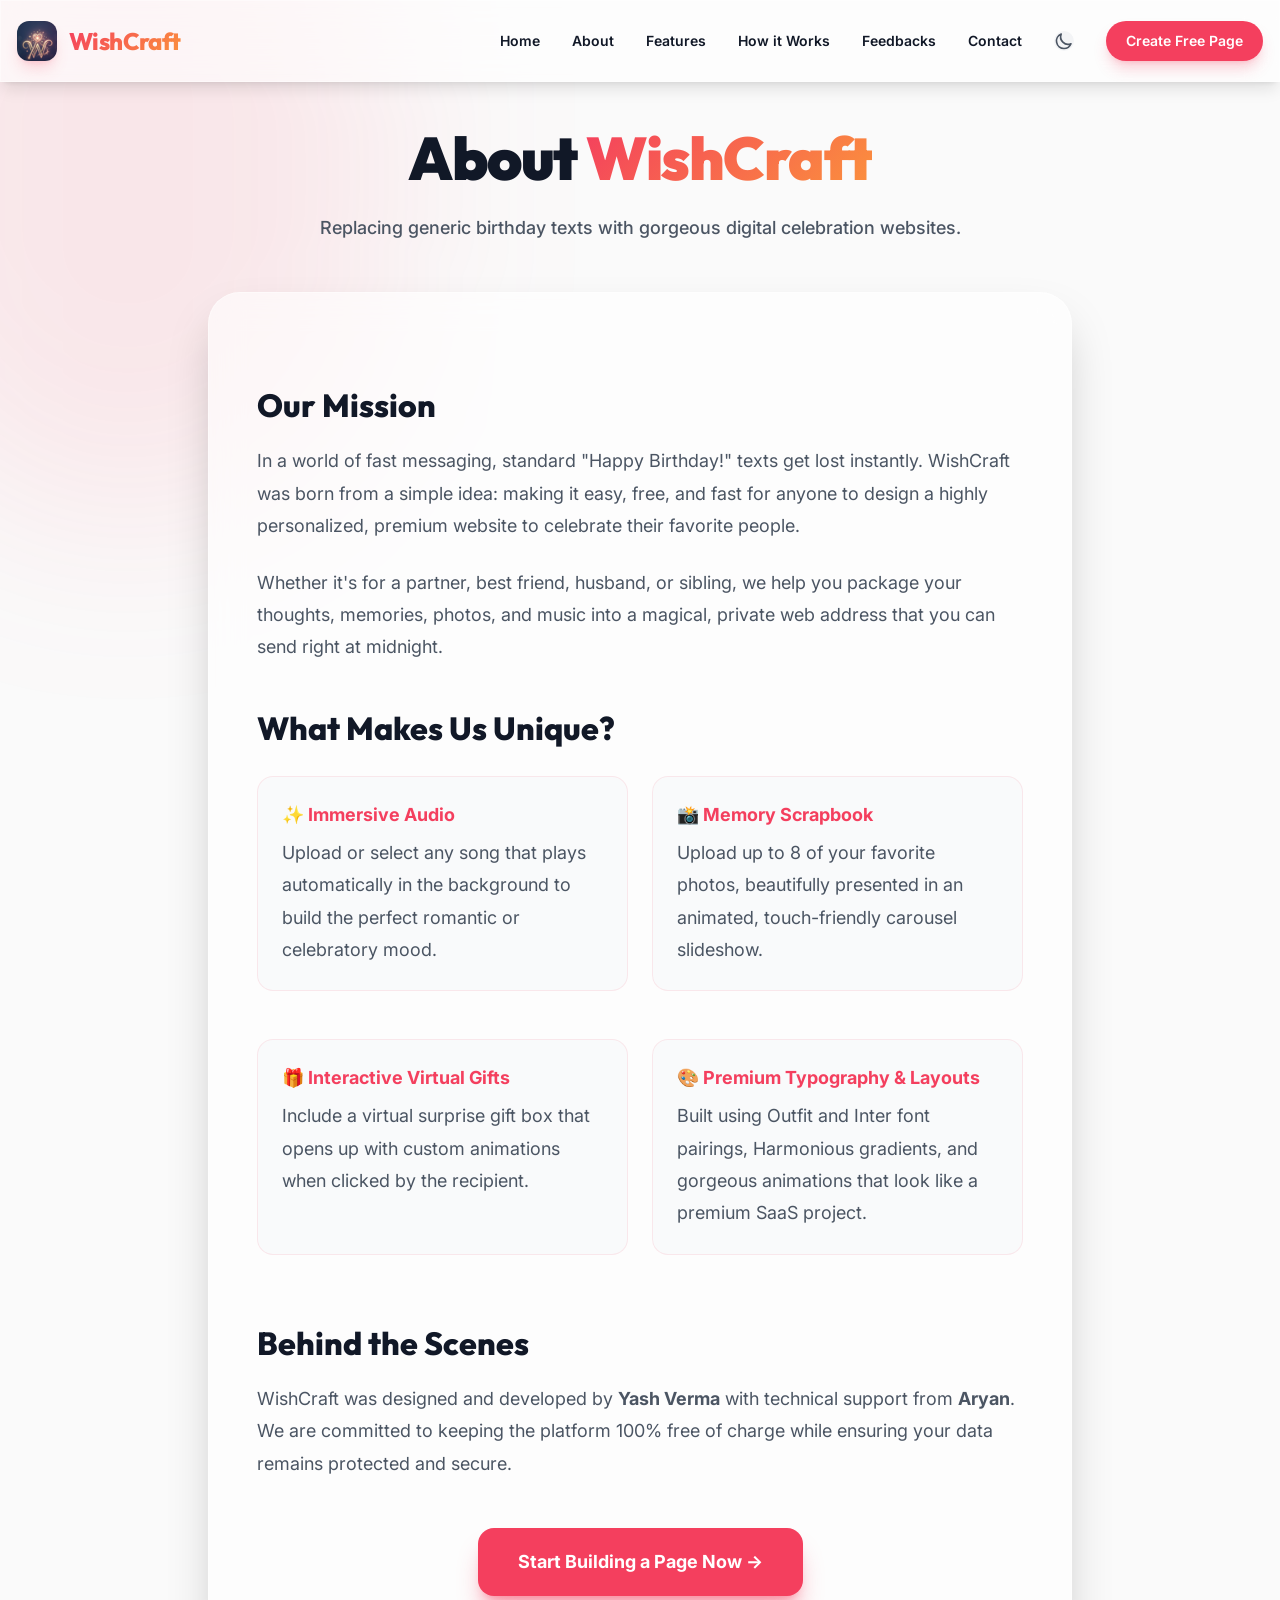
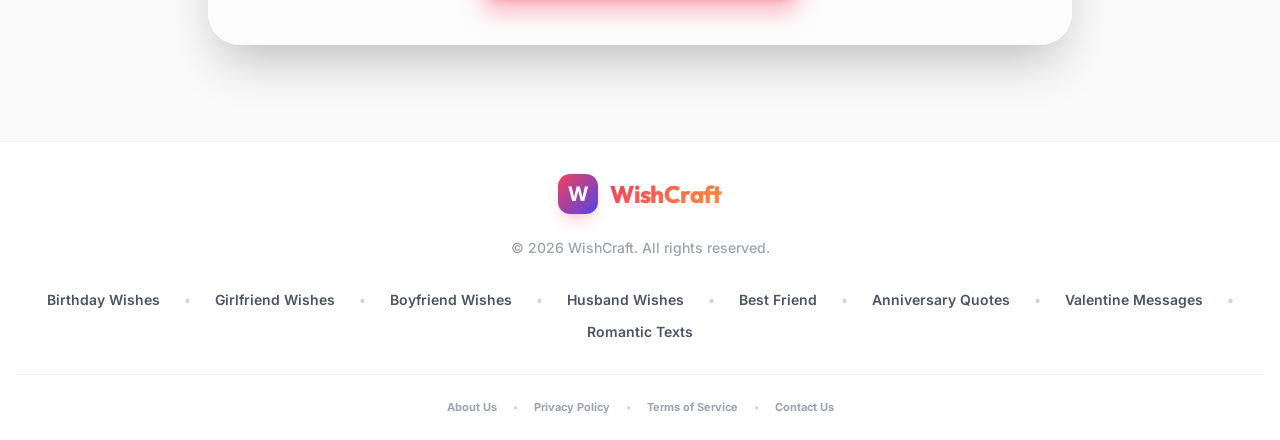
<file: about.html>
<!doctype html>

<html lang="en">

<head>
  <script>
    (function () {
      const savedTheme = localStorage.getItem('theme');
      if (savedTheme === 'dark') {
        document.documentElement.classList.add('dark');
      } else {
        document.documentElement.classList.remove('dark');
      }
    })();
  </script>
  <!-- Core Identity -->
  <meta charset="UTF-8">
  <meta name="viewport" content="width=device-width, initial-scale=1.0, viewport-fit=cover">
  <title>About WishCraft | Our Science of Digital Celebrations</title>
  <meta name="description" content="Discover the vision behind WishCraft. Learn how we merge psychology, interactive tech, and design to help you create emotional, milestone surprise tributes.">
  <meta name="keywords" content="about WishCraft, WishCraft mission, digital celebration platform, birthday surprise creator, anniversary page maker, who made WishCraft, about wishcraft, digital card creator, virtual birthday scrapbook, personalized wishes page, custom celebration site">
  <meta name="author" content="WishCraft">
  <meta name="generator" content="WishCraft Platform">
  <meta name="rating" content="general">
  <meta name="referrer" content="no-referrer-when-downgrade">
  <meta name="format-detection" content="telephone=no">
  <meta name="robots" content="index, follow, max-image-preview:large, max-snippet:-1, max-video-preview:-1">
  <meta name="googlebot" content="index, follow, max-image-preview:large, max-snippet:-1, max-video-preview:-1">
  <meta name="bingbot" content="index, follow">
  <meta name="language" content="English">
  <meta http-equiv="content-language" content="en-US">
  <link rel="canonical" href="https://wishcraft-pages.vercel.app/about.html">
  <link rel="alternate" hreflang="en" href="https://wishcraft-pages.vercel.app/about.html">
  <link rel="alternate" hreflang="x-default" href="https://wishcraft-pages.vercel.app/about.html">

  <!-- Mobile & PWA -->
  <meta name="mobile-web-app-capable" content="yes">
  <meta name="apple-mobile-web-app-capable" content="yes">
  <meta name="apple-mobile-web-app-status-bar-style" content="default">
  <meta name="apple-mobile-web-app-title" content="WishCraft">
  <meta name="application-name" content="WishCraft">
  <meta name="theme-color" content="#f43f5e">
  <meta name="color-scheme" content="light dark">
  <meta name="msapplication-TileColor" content="#f43f5e">
  <meta name="msapplication-navbutton-color" content="#f43f5e">

  <!-- Open Graph -->
  <meta property="og:type" content="website">
  <meta property="og:site_name" content="WishCraft">
  <meta property="og:url" content="https://wishcraft-pages.vercel.app/about.html">
  <meta property="og:title" content="About WishCraft | Our Science of Digital Celebrations">
  <meta property="og:description" content="Discover the vision behind WishCraft. Learn how we merge psychology, interactive tech, and design to help you create emotional, milestone surprise tributes.">
  <meta property="og:image" content="https://wishcraft-pages.vercel.app/assets/branding/og-preview.png">
  <meta property="og:image:width" content="1200">
  <meta property="og:image:height" content="630">
  <meta property="og:image:type" content="image/png">
  <meta property="og:image:alt" content="About WishCraft | Our Science of Digital Celebrations">
  <meta property="og:locale" content="en_US">
  <meta property="og:locale:alternate" content="en_GB">
  <meta property="og:updated_time" content="2026-07-27T00:00:00+00:00">

  <!-- Twitter -->
  <meta name="twitter:card" content="summary_large_image">
  <meta name="twitter:title" content="About WishCraft | Our Science of Digital Celebrations">
  <meta name="twitter:description" content="Discover the vision behind WishCraft. Learn how we merge psychology, interactive tech, and design to help you create emotional, milestone surprise tributes.">
  <meta name="twitter:image" content="https://wishcraft-pages.vercel.app/assets/branding/og-preview.png">
  <meta name="twitter:image:alt" content="About WishCraft | Our Science of Digital Celebrations">
  <meta name="twitter:site" content="@wishcraft_app">
  <meta name="twitter:creator" content="@wishcraft_app">

  <!-- Preconnect & Fonts -->
  <link rel="preconnect" href="https://fonts.googleapis.com">
  <link rel="preconnect" href="https://fonts.gstatic.com" crossorigin>  <link rel="dns-prefetch" href="https://www.gstatic.com">
  <link rel="preload" as="style" href="https://fonts.googleapis.com/css2?family=Inter:wght@300;400;500;600;700&family=Outfit:wght@400;600;700;800&display=swap">
  <link href="https://fonts.googleapis.com/css2?family=Inter:wght@300;400;500;600;700&family=Outfit:wght@400;600;700;800&display=swap" rel="stylesheet" media="print" onload="this.media='all'">
  <noscript>
    <link href="https://fonts.googleapis.com/css2?family=Inter:wght@300;400;500;600;700&family=Outfit:wght@400;600;700;800&display=swap" rel="stylesheet">
  </noscript>

  <!-- Favicons & Manifest -->
  <link rel="manifest" href="manifest.json">
  <link rel="icon" type="image/png" href="assets/branding/favicon-32x32.png" sizes="32x32">
  <link rel="icon" type="image/png" href="assets/branding/favicon-16x16.png" sizes="16x16">
  <link rel="apple-touch-icon" href="assets/branding/favicon-180x180.png">
  <link rel="shortcut icon" href="assets/branding/favicon.ico">

  <!-- Compiled Styles -->
  <link rel="stylesheet" href="assets/css/style.css">

  <!-- Google verification -->
  <meta name="google-site-verification" content="Uwia-S7T9z1xzkMoqDzX38nJuxWbcPElMM2yqi8krJE">
  <link rel="sitemap" type="application/xml" title="Sitemap" href="/sitemap.xml">

  <!-- Google Analytics Tag -->
  <script async src="https://www.googletagmanager.com/gtag/js?id=G-B7NYNTDT0T"></script>
  <script>
    window.dataLayer = window.dataLayer || [];
    function gtag() { dataLayer.push(arguments); }
    gtag('js', new Date());
    gtag('config', 'G-B7NYNTDT0T');
  </script>
  <!-- Helper Scripts -->
  <script>
    // Mobile Menu Toggle
    window.toggleMobileMenu = function () {
      const nav = document.getElementById('mobileNav');
      const backdrop = document.getElementById('mobileNavBackdrop');
      if (!nav || !backdrop) return;
      const isOpen = !nav.classList.contains('hidden') && nav.classList.contains('translate-x-0');

      if (isOpen) {
        nav.classList.remove('translate-x-0');
        nav.classList.add('translate-x-full');
        backdrop.classList.remove('opacity-100');
        backdrop.classList.add('opacity-0', 'pointer-events-none');
        document.body.classList.remove('overflow-hidden');
        setTimeout(function() {
          nav.classList.add('hidden');
          backdrop.classList.add('hidden');
        }, 300);
      } else {
        nav.classList.remove('hidden');
        backdrop.classList.remove('hidden');
        requestAnimationFrame(function() {
          requestAnimationFrame(function() {
            nav.classList.remove('translate-x-full');
            nav.classList.add('translate-x-0');
            backdrop.classList.remove('opacity-0', 'pointer-events-none');
            backdrop.classList.add('opacity-100');
            document.body.classList.add('overflow-hidden');
          });
        });
      }
    };

    // Theme Switcher Logic

    window.toggleTheme = function () {
      const isDark = document.documentElement.classList.toggle('dark');
      localStorage.setItem('theme', isDark ? 'dark' : 'light');
    };

    // Launch App Logic

    window.launchApp = function() {

      const activeUrl = new Date().getDate() <= 15

        ? 'https://wishcraft-premium.onrender.com'

        : 'https://wishcraft-pages.vercel.app';

      const overlay = document.getElementById('launchOverlay');

      const bar = document.getElementById('launchBar');

      const logo = document.getElementById('launchLogo');

      if (overlay && bar && logo) {

        overlay.classList.remove('hidden');

        overlay.style.opacity = '0';

        overlay.style.transition = 'opacity 0.3s ease';

        requestAnimationFrame(() => {

          requestAnimationFrame(() => {

            overlay.style.opacity = '1';

            logo.style.transform = 'scale(1.15) rotate(-3deg)';

            setTimeout(() => { logo.style.transform = 'scale(1) rotate(0deg)'; }, 300);

            setTimeout(() => { bar.style.width = '100%'; }, 50);

            setTimeout(() => {

              window.open(activeUrl, '_blank', 'noopener');

              setTimeout(() => {

                overlay.style.opacity = '0';

                setTimeout(() => overlay.classList.add('hidden'), 300);

              }, 400);

            }, 1600);

          });

        });

      } else {

        window.open(activeUrl, '_blank', 'noopener');

      }

    };

    
  </script>

  <!-- Structured Data -->
  <script type="application/ld+json">
  {
    "@context": "https://schema.org",
    "@type": "AboutPage",
    "name": "About WishCraft",
    "description": "Learn about WishCraft, the platform that merges psychology, interactive design, and heartfelt content to help you craft unforgettable birthday and anniversary celebrations.",
    "url": "https://wishcraft-pages.vercel.app/about.html",
    "publisher": {
      "@type": "Organization",
      "name": "WishCraft",
      "url": "https://wishcraft-pages.vercel.app",
      "logo": "https://wishcraft-pages.vercel.app/og-cover.png"
    }
  }
  </script>

  <!-- Custom Inline Styles -->
  <style>
html { scroll-behavior: smooth; }

    .glass { background: rgba(255, 255, 255, 0.6); backdrop-filter: blur(16px); border: 1px solid rgba(255, 255, 255, 0.4); }

    .dark .glass { background: rgba(15, 10, 15, 0.6); border: 1px solid rgba(255, 255, 255, 0.08); }

    .gradient-text { background: linear-gradient(135deg, #f43f5e, #fb923c); -webkit-background-clip: text; background-clip: text; -webkit-text-fill-color: transparent; }

    .btn-premium { transition: all .3s ease; }

    .btn-premium:hover { transform: translateY(-3px); box-shadow: 0 12px 30px rgba(244, 63, 94, .4); }

    .article-content h2 { font-family: 'Outfit', sans-serif; font-size: 2rem; font-weight: 800; margin-top: 2.5rem; margin-bottom: 1rem; color: #111827; }

    .dark .article-content h2 { color: #f9fafb; }

    .article-content p { font-size: 1.125rem; line-height: 1.8; margin-bottom: 1.5rem; color: #4b5563; }

    .dark .article-content p { color: #9ca3af; }

    .feature-card { padding: 1.5rem; border-radius: 1rem; border: 1px solid rgba(244, 63, 94, 0.1); margin-bottom: 1.5rem; }
  </style>
</head>

<body class="bg-[#fafafa] dark:bg-[#030712] text-gray-900 dark:text-gray-100 font-sans">

    <!-- HEADER -->

    <!-- HEADER -->

    <header class="fixed top-0 left-0 w-full z-50 glass transition-colors duration-300 shadow-lg py-4" id="mainHeader">

    <div class="max-w-7xl mx-auto px-4 h-12 flex items-center justify-between">

      <a href="index.html" class="flex items-center gap-3 group">

        <img src="assets/branding/favicon-48x48.png" alt="WishCraft Logo" width="40" height="40"

          class="w-10 h-10 rounded-xl shadow-lg shadow-brand-500/20 group-hover:scale-110 transition-transform">

        <span class="text-2xl font-display font-extrabold tracking-tight gradient-text">WishCraft</span>

      </a>

      <!-- Desktop Nav -->

      <nav class="hidden md:flex items-center gap-8 text-sm font-semibold">

        <a href="index.html" class="hover:text-brand-500 transition-colors">Home</a>

        <a href="about.html" class="hover:text-brand-500 transition-colors">About</a>

        <a href="index.html#features" class="hover:text-brand-500 transition-colors">Features</a>

        <a href="index.html#how-it-works" class="hover:text-brand-500 transition-colors">How it Works</a>

        <a href="index.html#feedbacks" class="hover:text-brand-500 transition-colors">Feedbacks</a>

        <a href="contact.html" class="hover:text-brand-500 transition-colors">Contact</a>

        <!-- Theme Toggle Button -->

        <button onclick="toggleTheme()" class="p-2.5 rounded-xl bg-gray-100 hover:bg-gray-200 dark:bg-gray-800 dark:hover:bg-gray-700 text-gray-600 dark:text-gray-300 transition-all" aria-label="Toggle theme">

          <svg class="w-5 h-5 hidden dark:block" fill="none" stroke="currentColor" stroke-width="2" viewBox="0 0 24 24">

            <path stroke-linecap="round" stroke-linejoin="round" d="M12 3v1m0 16v1m9-9h-1M4 12H3m15.364-6.364l-.707.707M6.343 17.657l-.707.707m0-12.728l.707.707m12.728 12.728l.707-.707M12 8a4 4 0 100 8 4 4 0 000-8z" />

          </svg>

          <svg class="w-5 h-5 block dark:hidden" fill="none" stroke="currentColor" stroke-width="2" viewBox="0 0 24 24">

            <path stroke-linecap="round" stroke-linejoin="round" d="M20.354 15.354A9 9 0 018.646 3.646 9.003 9.003 0 0012 21a9.003 9.003 0 008.354-5.646z" />

          </svg>

        </button>

        <button onclick="launchApp()" class="px-5 py-2.5 bg-brand-500 text-white rounded-full btn-premium shadow-lg shadow-brand-500/25">Create Free Page</button>

      </nav>

      <!-- Mobile Nav Trigger & Theme Toggle -->

      <div class="flex items-center gap-2 md:hidden">

        <button onclick="toggleTheme()" class="p-2 rounded-xl bg-gray-100 hover:bg-gray-200 dark:bg-gray-800 dark:hover:bg-gray-700 text-gray-600 dark:text-gray-300 transition-all" aria-label="Toggle theme">

          <svg class="w-5 h-5 hidden dark:block" fill="none" stroke="currentColor" stroke-width="2" viewBox="0 0 24 24">

            <path stroke-linecap="round" stroke-linejoin="round" d="M12 3v1m0 16v1m9-9h-1M4 12H3m15.364-6.364l-.707.707M6.343 17.657l-.707.707m0-12.728l.707.707m12.728 12.728l.707-.707M12 8a4 4 0 100 8 4 4 0 000-8z" />

          </svg>

          <svg class="w-5 h-5 block dark:hidden" fill="none" stroke="currentColor" stroke-width="2" viewBox="0 0 24 24">

            <path stroke-linecap="round" stroke-linejoin="round" d="M20.354 15.354A9 9 0 018.646 3.646 9.003 9.003 0 0012 21a9.003 9.003 0 008.354-5.646z" />

          </svg>

        </button>

        <button class="p-2 text-gray-700 dark:text-gray-200" onclick="toggleMobileMenu()" aria-label="Open menu">

          <svg class="w-6 h-6" fill="none" stroke="currentColor" stroke-width="2" viewBox="0 0 24 24">

            <path stroke-linecap="round" stroke-linejoin="round" d="M4 6h16M4 12h16M4 18h16" />

          </svg>

        </button>

      </div>

    </div>

  </header>

  <!-- MOBILE NAV BACKDROP -->

  <div id="mobileNavBackdrop" class="fixed inset-0 z-[50] bg-gray-950/40 backdrop-blur-sm opacity-0 pointer-events-none transition-opacity duration-300 ease-in-out md:hidden"

    onclick="toggleMobileMenu()">

  </div>

  <!-- MOBILE NAV SLIDE-OVER -->

  <div id="mobileNav" style="max-width: 300px; right: 0 !important; left: auto !important; margin-left: auto !important;" class="hidden fixed inset-y-0 right-0 left-auto ml-auto z-[60] w-full max-w-[300px] bg-white dark:bg-gray-950 p-8 flex flex-col gap-6 pt-24 text-lg font-bold shadow-2xl transform translate-x-full transition-transform duration-300 ease-in-out border-l border-gray-100 dark:border-gray-900 md:hidden">

    <button class="absolute top-6 right-6 p-2 text-gray-600 hover:text-brand-500 dark:text-gray-300 transition-colors" onclick="toggleMobileMenu()" aria-label="Close menu">

      <svg class="w-6 h-6" fill="none" stroke="currentColor" stroke-width="2" viewBox="0 0 24 24">

        <path stroke-linecap="round" stroke-linejoin="round" d="M6 18L18 6M6 6l12 12" />

      </svg>

    </button>

    <a href="index.html" onclick="toggleMobileMenu()" class="hover:text-brand-500 transition-colors">Home</a>

    <a href="about.html" onclick="toggleMobileMenu()" class="hover:text-brand-500 transition-colors">About</a>

    <a href="index.html#features" onclick="toggleMobileMenu()" class="hover:text-brand-500 transition-colors">Features</a>

    <a href="index.html#how-it-works" onclick="toggleMobileMenu()" class="hover:text-brand-500 transition-colors">How it Works</a>

    <a href="index.html#feedbacks" onclick="toggleMobileMenu()" class="hover:text-brand-500 transition-colors">Feedbacks</a>

    <a href="contact.html" onclick="toggleMobileMenu()" class="hover:text-brand-500 transition-colors">Contact</a>

    <button onclick="toggleMobileMenu(); launchApp();"

      class="mt-4 w-full py-3.5 bg-brand-500 text-white text-center rounded-2xl text-sm font-bold shadow-lg shadow-brand-500/20">Create Free Page</button>

  </div>

  <!-- MOBILE NAV BACKDROP -->

  <!-- MOBILE NAV SLIDE-OVER -->

  <main class="pt-32 pb-24 relative overflow-hidden">

    <div class="absolute top-[-10%] left-[-10%] w-[40%] h-[40%] bg-brand-500/10 rounded-full blur-[100px] -z-10"></div>

    <article class="max-w-4xl mx-auto px-4 article-content">

      <div class="text-center mb-12">

        <h1 class="text-4xl md:text-6xl font-display font-black tracking-tight mb-6">About <span class="gradient-text">WishCraft</span></h1>

        <p class="text-xl text-gray-600 dark:text-gray-300 font-medium max-w-2xl mx-auto">Replacing generic birthday texts with gorgeous digital celebration websites.</p>

      </div>

      <div class="glass p-8 md:p-12 rounded-[32px] border border-brand-500/20 shadow-2xl relative bg-white dark:bg-gray-900">

        <h2>Our Mission</h2>

        <p>In a world of fast messaging, standard "Happy Birthday!" texts get lost instantly. WishCraft was born from a simple idea: making it easy, free, and fast for anyone to design a highly personalized, premium website to celebrate their favorite people.</p>

        <p>Whether it's for a partner, best friend, husband, or sibling, we help you package your thoughts, memories, photos, and music into a magical, private web address that you can send right at midnight.</p>

        <h2>What Makes Us Unique?</h2>

        <div class="grid grid-cols-1 md:grid-cols-2 gap-6 mt-6">

          <div class="feature-card bg-gray-50 dark:bg-gray-800/40">

            <h3 class="font-bold text-lg text-brand-500 mb-2">✨ Immersive Audio</h3>

            <p class="text-sm text-gray-600 dark:text-gray-300 !m-0">Upload or select any song that plays automatically in the background to build the perfect romantic or celebratory mood.</p>

          </div>

          <div class="feature-card bg-gray-50 dark:bg-gray-800/40">

            <h3 class="font-bold text-lg text-brand-500 mb-2">📸 Memory Scrapbook</h3>

            <p class="text-sm text-gray-600 dark:text-gray-300 !m-0">Upload up to 8 of your favorite photos, beautifully presented in an animated, touch-friendly carousel slideshow.</p>

          </div>

          <div class="feature-card bg-gray-50 dark:bg-gray-800/40">

            <h3 class="font-bold text-lg text-brand-500 mb-2">🎁 Interactive Virtual Gifts</h3>

            <p class="text-sm text-gray-600 dark:text-gray-300 !m-0">Include a virtual surprise gift box that opens up with custom animations when clicked by the recipient.</p>

          </div>

          <div class="feature-card bg-gray-50 dark:bg-gray-800/40">

            <h3 class="font-bold text-lg text-brand-500 mb-2">🎨 Premium Typography & Layouts</h3>

            <p class="text-sm text-gray-600 dark:text-gray-300 !m-0">Built using Outfit and Inter font pairings, Harmonious gradients, and gorgeous animations that look like a premium SaaS project.</p>

          </div>

        </div>

        <h2>Behind the Scenes</h2>

        <p>WishCraft was designed and developed by <strong>Yash Verma</strong> with technical support from <strong>Aryan</strong>. We are committed to keeping the platform 100% free of charge while ensuring your data remains protected and secure.</p>

        <div class="text-center mt-12">

          <a href="index.html" class="px-10 py-5 bg-brand-500 text-white rounded-2xl text-lg font-bold btn-premium shadow-xl shadow-brand-500/40 inline-block">

            Start Building a Page Now →

          </a>

        </div>

      </div>

    </article>

  </main>

  <footer class="bg-white dark:bg-gray-950 pt-8 md:pt-16 pb-6 md:pb-8 border-t border-gray-100 dark:border-gray-900">

    <div class="max-w-7xl mx-auto px-4 text-center">

      <div class="flex items-center justify-center gap-3 mb-6">

        <div class="w-10 h-10 rounded-xl bg-gradient-to-br from-brand-500 to-indigo-600 flex items-center justify-center shadow-lg shadow-brand-500/20">

          <span class="text-white font-bold text-xl">W</span>

        </div>

        <span class="text-2xl font-display font-extrabold tracking-tight gradient-text">WishCraft</span>

      </div>

      <p class="text-gray-400 text-sm font-medium mb-8">© 2026 WishCraft. All rights reserved.</p>

      <div class="grid grid-cols-2 sm:flex sm:flex-wrap sm:justify-center gap-y-3 gap-x-6 text-center text-xs sm:text-sm font-semibold text-gray-600 max-w-sm sm:max-w-none mx-auto mb-8">

        <a href="birthday-wishes.html" class="hover:text-brand-500 transition-colors">Birthday Wishes</a>

        <span class="hidden sm:inline text-gray-300 dark:text-gray-800">•</span>

        <a href="birthday-wishes-for-girlfriend.html" class="hover:text-brand-500 transition-colors">Girlfriend Wishes</a>

        <span class="hidden sm:inline text-gray-300 dark:text-gray-800">•</span>

        <a href="birthday-wishes-for-boyfriend.html" class="hover:text-brand-500 transition-colors">Boyfriend Wishes</a>

        <span class="hidden sm:inline text-gray-300 dark:text-gray-800">•</span>

        <a href="birthday-wishes-for-husband.html" class="hover:text-brand-500 transition-colors">Husband Wishes</a>

        <span class="hidden sm:inline text-gray-300 dark:text-gray-800">•</span>

        <a href="birthday-wishes-for-best-friend.html" class="hover:text-brand-500 transition-colors">Best Friend</a>

        <span class="hidden sm:inline text-gray-300 dark:text-gray-800">•</span>

        <a href="anniversary-wishes.html" class="hover:text-brand-500 transition-colors">Anniversary Quotes</a>

        <span class="hidden sm:inline text-gray-300 dark:text-gray-800">•</span>

        <a href="valentine-wishes.html" class="hover:text-brand-500 transition-colors">Valentine Messages</a>

        <span class="hidden sm:inline text-gray-300 dark:text-gray-800">•</span>

        <a href="romantic-birthday-message.html" class="hover:text-brand-500 transition-colors">Romantic Texts</a>

      </div>

      <div class="flex flex-wrap items-center justify-center gap-x-4 gap-y-2 text-[11px] font-bold text-gray-400 mt-6 pt-6 border-t border-gray-100 dark:border-gray-900/60">

        <a href="about.html" class="hover:text-brand-500 transition-colors">About Us</a>

        <span class="text-gray-300 dark:text-gray-800">•</span>

        <a href="privacy.html" class="hover:text-brand-500 transition-colors">Privacy Policy</a>

        <span class="text-gray-300 dark:text-gray-800">•</span>

        <a href="terms.html" class="hover:text-brand-500 transition-colors">Terms of Service</a>

        <span class="text-gray-300 dark:text-gray-800">•</span>

        <a href="contact.html" class="hover:text-brand-500 transition-colors">Contact Us</a>

      </div>

    </div>

  </footer>

  <script>

    const initThirdParty = () => {

      // Gtag

      const gtagScript = document.createElement('script');

      gtagScript.src = "https://www.googletagmanager.com/gtag/js?id=G-B7NYNTDT0T";

      gtagScript.async = true;

      document.head.appendChild(gtagScript);

      window.dataLayer = window.dataLayer || [];

      window.gtag = function() { dataLayer.push(arguments); };

      window.gtag('js', new Date());

      window.gtag('config', 'G-B7NYNTDT0T');

      // AdSense script is statically loaded in head for verification

    };

    if ('requestIdleCallback' in window) {

      requestIdleCallback(() => {

        setTimeout(initThirdParty, 1000);

      });

    } else {

      window.addEventListener('load', () => {

        setTimeout(initThirdParty, 1500);

      });

    }

  </script>

</body>

</html>
</file>
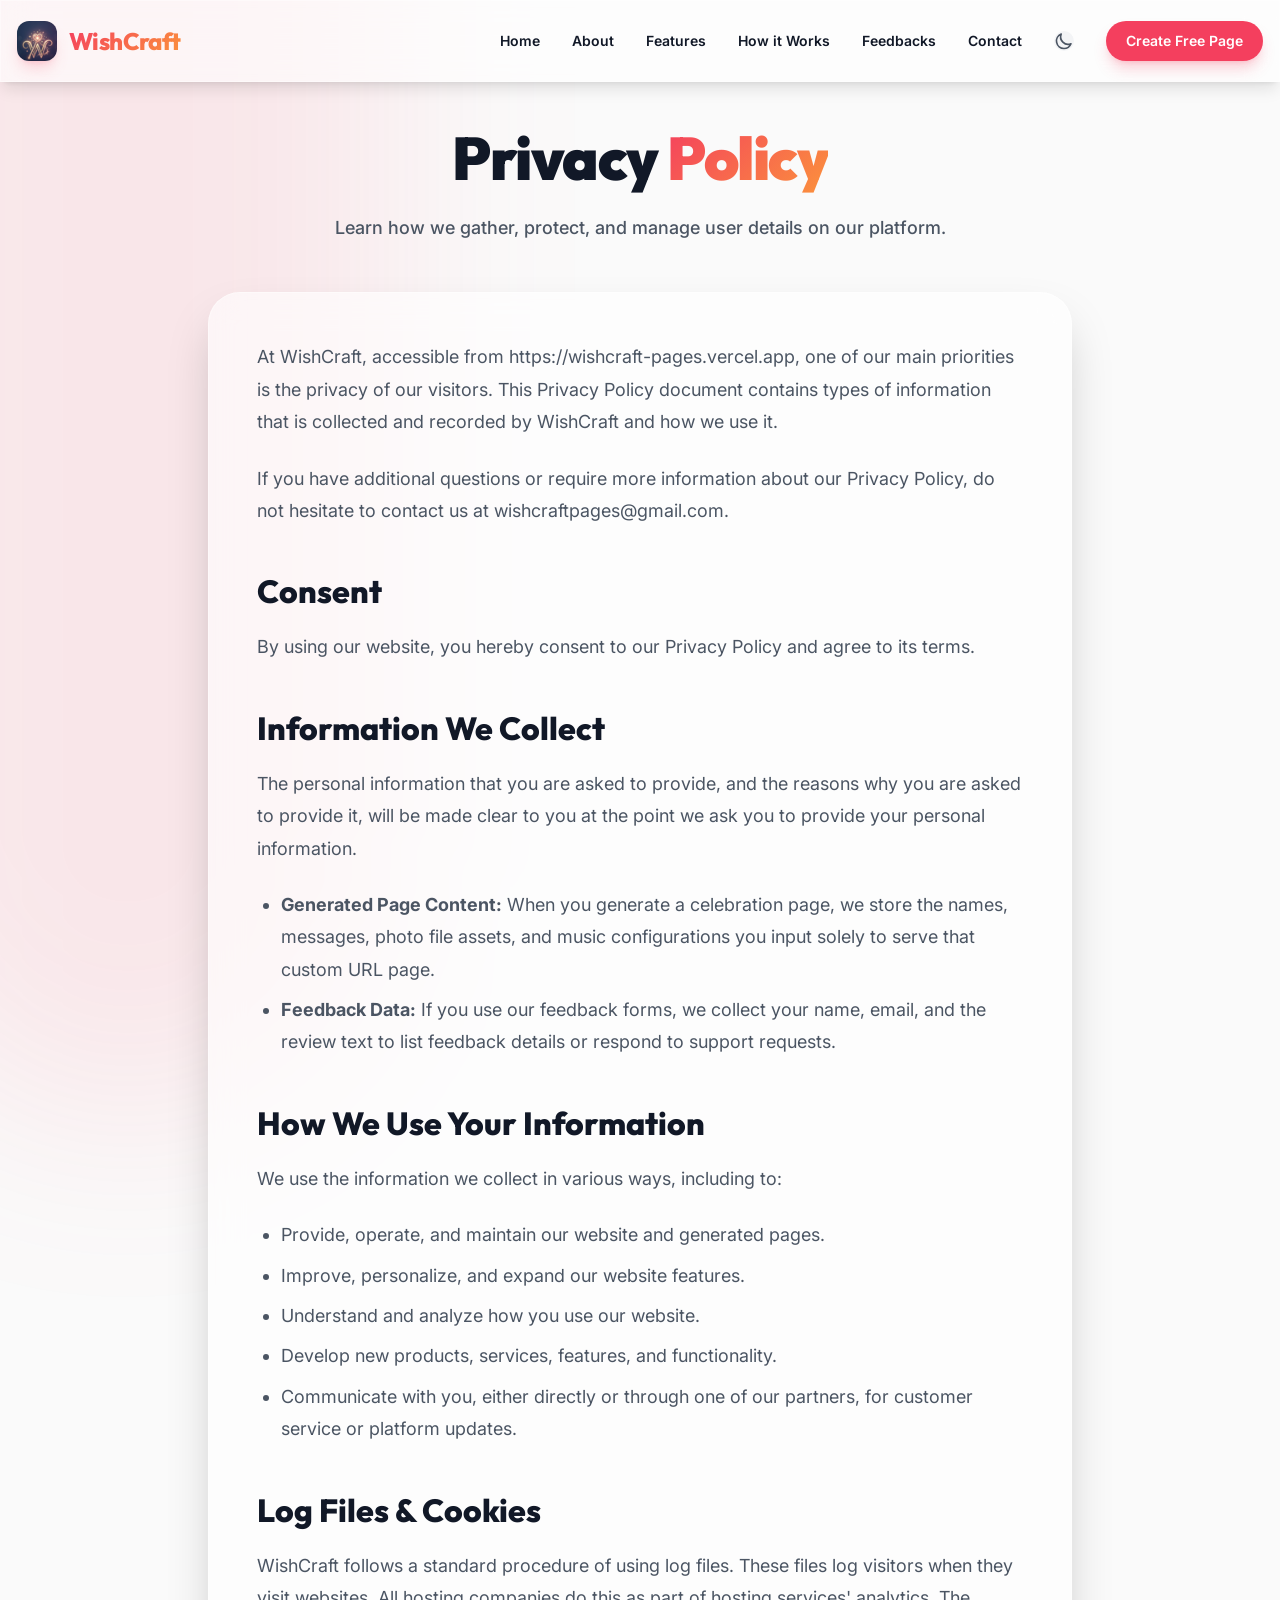
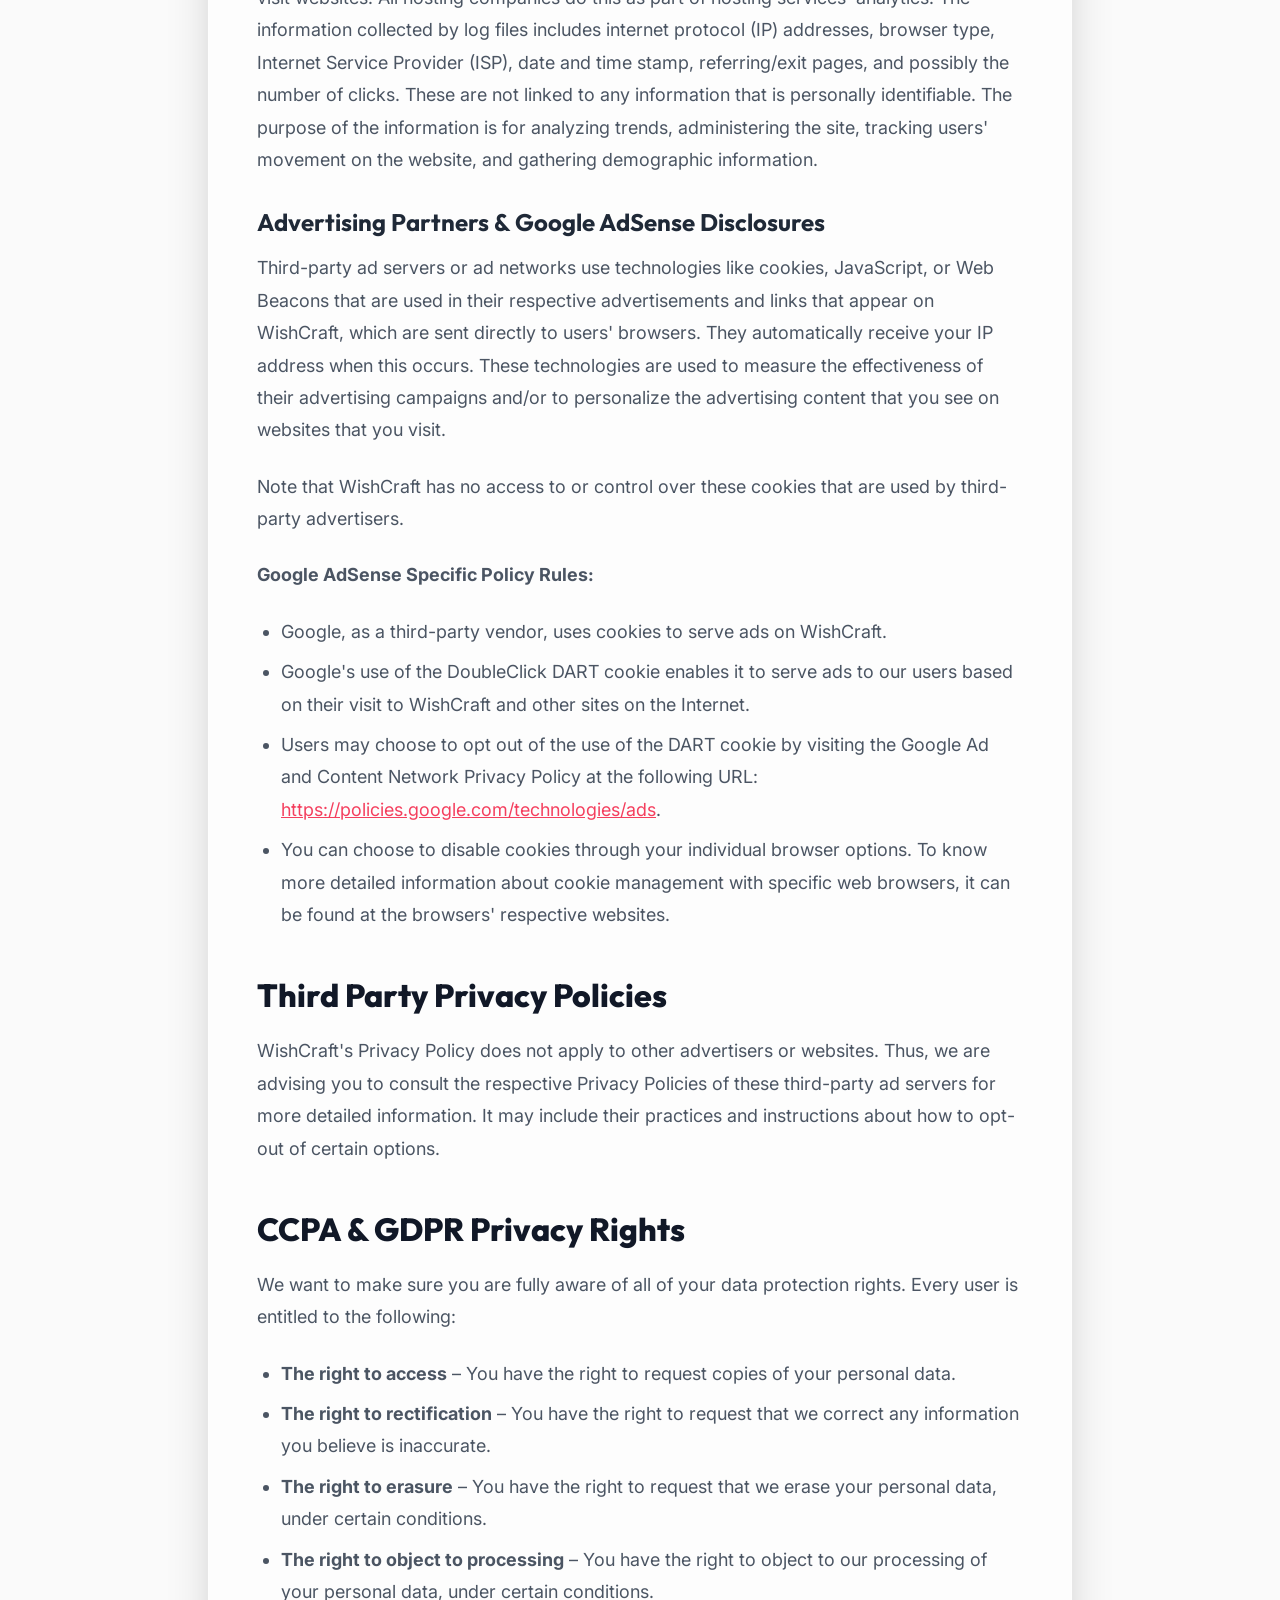
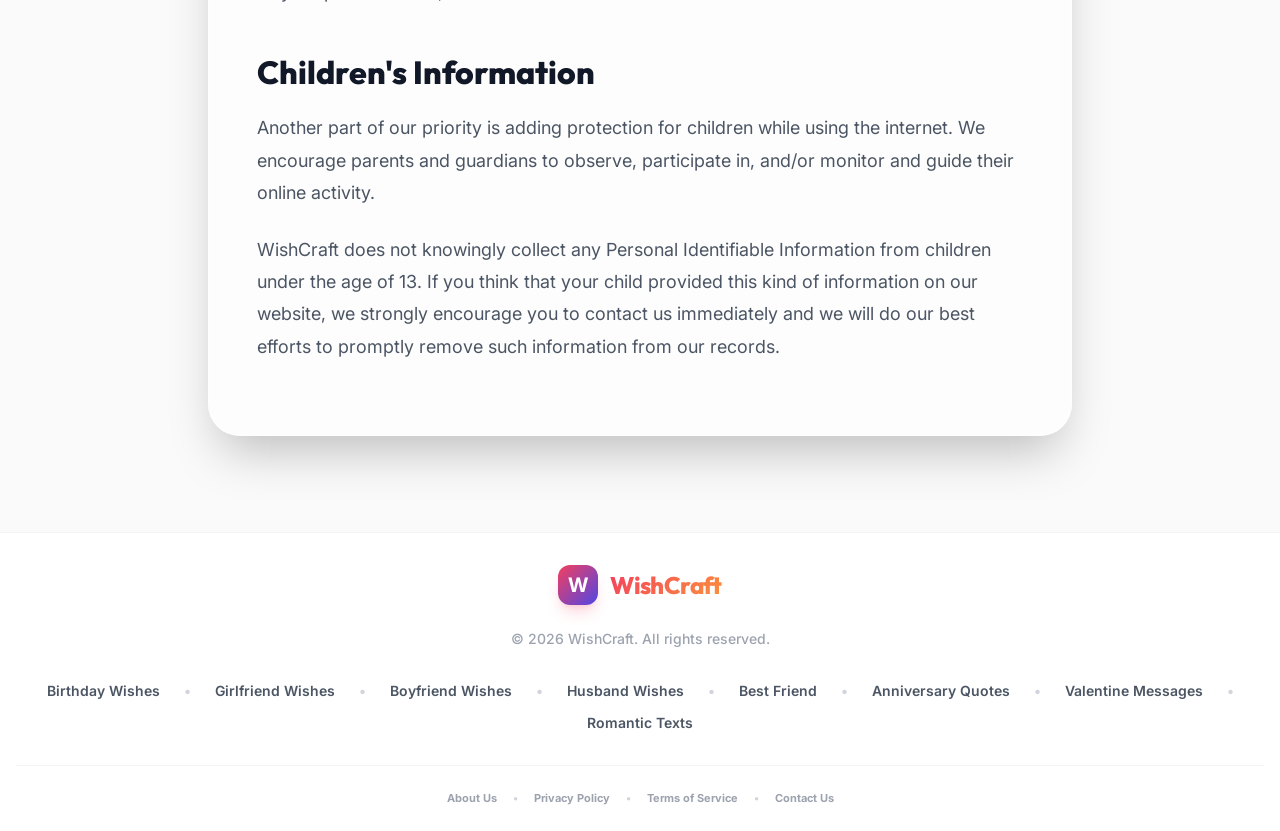
<file: privacy.html>
<!doctype html>

<html lang="en">

<head>
  <script>
    (function () {
      const savedTheme = localStorage.getItem('theme');
      if (savedTheme === 'dark') {
        document.documentElement.classList.add('dark');
      } else {
        document.documentElement.classList.remove('dark');
      }
    })();
  </script>
  <!-- Core Identity -->
  <meta charset="UTF-8">
  <meta name="viewport" content="width=device-width, initial-scale=1.0, viewport-fit=cover">
  <title>Privacy Policy | WishCraft</title>
  <meta name="description" content="Read the WishCraft Privacy Policy. Learn about our data practices, cookie policies, and how third-party advertising partners like Google AdSense collect information.">
  <meta name="keywords" content="WishCraft privacy policy, WishCraft data, WishCraft GDPR, birthday page privacy, digital surprise page policy">
  <meta name="author" content="WishCraft">
  <meta name="generator" content="WishCraft Platform">
  <meta name="rating" content="general">
  <meta name="referrer" content="no-referrer-when-downgrade">
  <meta name="format-detection" content="telephone=no">
  <meta name="robots" content="index, follow, max-image-preview:large, max-snippet:-1, max-video-preview:-1">
  <meta name="googlebot" content="index, follow, max-image-preview:large, max-snippet:-1, max-video-preview:-1">
  <meta name="bingbot" content="index, follow">
  <meta name="language" content="English">
  <meta http-equiv="content-language" content="en-US">
  <link rel="canonical" href="https://wishcraft-pages.vercel.app/privacy.html">
  <link rel="alternate" hreflang="en" href="https://wishcraft-pages.vercel.app/privacy.html">
  <link rel="alternate" hreflang="x-default" href="https://wishcraft-pages.vercel.app/privacy.html">

  <!-- Mobile & PWA -->
  <meta name="mobile-web-app-capable" content="yes">
  <meta name="apple-mobile-web-app-capable" content="yes">
  <meta name="apple-mobile-web-app-status-bar-style" content="default">
  <meta name="apple-mobile-web-app-title" content="WishCraft">
  <meta name="application-name" content="WishCraft">
  <meta name="theme-color" content="#f43f5e">
  <meta name="color-scheme" content="light dark">
  <meta name="msapplication-TileColor" content="#f43f5e">
  <meta name="msapplication-navbutton-color" content="#f43f5e">

  <!-- Open Graph -->
  <meta property="og:type" content="website">
  <meta property="og:site_name" content="WishCraft">
  <meta property="og:url" content="https://wishcraft-pages.vercel.app/privacy.html">
  <meta property="og:title" content="Privacy Policy | WishCraft">
  <meta property="og:description" content="Read the WishCraft Privacy Policy. Learn about our data practices, cookie policies, and how third-party advertising partners like Google AdSense collect information.">
  <meta property="og:image" content="https://wishcraft-pages.vercel.app/assets/branding/og-preview.png">
  <meta property="og:image:width" content="1200">
  <meta property="og:image:height" content="630">
  <meta property="og:image:type" content="image/png">
  <meta property="og:image:alt" content="Privacy Policy | WishCraft">
  <meta property="og:locale" content="en_US">
  <meta property="og:locale:alternate" content="en_GB">
  <meta property="og:updated_time" content="2025-07-17T00:00:00+00:00">

  <!-- Twitter -->
  <meta name="twitter:card" content="summary_large_image">
  <meta name="twitter:title" content="Privacy Policy | WishCraft">
  <meta name="twitter:description" content="Read the WishCraft Privacy Policy. Learn about our data practices, cookie policies, and how third-party advertising partners like Google AdSense collect information.">
  <meta name="twitter:image" content="https://wishcraft-pages.vercel.app/assets/branding/og-preview.png">
  <meta name="twitter:image:alt" content="Privacy Policy | WishCraft">
  <meta name="twitter:site" content="@wishcraft_app">
  <meta name="twitter:creator" content="@wishcraft_app">

  <!-- Preconnect & Fonts -->
  <link rel="preconnect" href="https://fonts.googleapis.com">
  <link rel="preconnect" href="https://fonts.gstatic.com" crossorigin>  <link rel="dns-prefetch" href="https://www.gstatic.com">
  <link rel="preload" as="style" href="https://fonts.googleapis.com/css2?family=Inter:wght@300;400;500;600;700&family=Outfit:wght@400;600;700;800&display=swap">
  <link href="https://fonts.googleapis.com/css2?family=Inter:wght@300;400;500;600;700&family=Outfit:wght@400;600;700;800&display=swap" rel="stylesheet" media="print" onload="this.media='all'">
  <noscript>
    <link href="https://fonts.googleapis.com/css2?family=Inter:wght@300;400;500;600;700&family=Outfit:wght@400;600;700;800&display=swap" rel="stylesheet">
  </noscript>

  <!-- Favicons & Manifest -->
  <link rel="manifest" href="manifest.json">
  <link rel="icon" type="image/png" href="assets/branding/favicon-32x32.png" sizes="32x32">
  <link rel="icon" type="image/png" href="assets/branding/favicon-16x16.png" sizes="16x16">
  <link rel="apple-touch-icon" href="assets/branding/favicon-180x180.png">
  <link rel="shortcut icon" href="assets/branding/favicon.ico">

  <!-- Compiled Styles -->
  <link rel="stylesheet" href="assets/css/style.css">

  <!-- Google verification -->
  <meta name="google-site-verification" content="Uwia-S7T9z1xzkMoqDzX38nJuxWbcPElMM2yqi8krJE">
  <link rel="sitemap" type="application/xml" title="Sitemap" href="/sitemap.xml">

  <!-- Google Analytics Tag -->
  <script async src="https://www.googletagmanager.com/gtag/js?id=G-B7NYNTDT0T"></script>
  <script>
    window.dataLayer = window.dataLayer || [];
    function gtag() { dataLayer.push(arguments); }
    gtag('js', new Date());
    gtag('config', 'G-B7NYNTDT0T');
  </script>
  <!-- Helper Scripts -->
  <script>
    // Mobile Menu Toggle
    window.toggleMobileMenu = function () {
      const nav = document.getElementById('mobileNav');
      const backdrop = document.getElementById('mobileNavBackdrop');
      if (!nav || !backdrop) return;
      const isOpen = !nav.classList.contains('hidden') && nav.classList.contains('translate-x-0');

      if (isOpen) {
        nav.classList.remove('translate-x-0');
        nav.classList.add('translate-x-full');
        backdrop.classList.remove('opacity-100');
        backdrop.classList.add('opacity-0', 'pointer-events-none');
        document.body.classList.remove('overflow-hidden');
        setTimeout(function() {
          nav.classList.add('hidden');
          backdrop.classList.add('hidden');
        }, 300);
      } else {
        nav.classList.remove('hidden');
        backdrop.classList.remove('hidden');
        requestAnimationFrame(function() {
          requestAnimationFrame(function() {
            nav.classList.remove('translate-x-full');
            nav.classList.add('translate-x-0');
            backdrop.classList.remove('opacity-0', 'pointer-events-none');
            backdrop.classList.add('opacity-100');
            document.body.classList.add('overflow-hidden');
          });
        });
      }
    };

    // Theme Switcher Logic

    window.toggleTheme = function () {
      const isDark = document.documentElement.classList.toggle('dark');
      localStorage.setItem('theme', isDark ? 'dark' : 'light');
    };

    // Launch App Logic

    window.launchApp = function() {

      const activeUrl = new Date().getDate() <= 15

        ? 'https://wishcraft-premium.onrender.com'

        : 'https://wishcraft-pages.vercel.app';

      const overlay = document.getElementById('launchOverlay');

      const bar = document.getElementById('launchBar');

      const logo = document.getElementById('launchLogo');

      if (overlay && bar && logo) {

        overlay.classList.remove('hidden');

        overlay.style.opacity = '0';

        overlay.style.transition = 'opacity 0.3s ease';

        requestAnimationFrame(() => {

          requestAnimationFrame(() => {

            overlay.style.opacity = '1';

            logo.style.transform = 'scale(1.15) rotate(-3deg)';

            setTimeout(() => { logo.style.transform = 'scale(1) rotate(0deg)'; }, 300);

            setTimeout(() => { bar.style.width = '100%'; }, 50);

            setTimeout(() => {

              window.open(activeUrl, '_blank', 'noopener');

              setTimeout(() => {

                overlay.style.opacity = '0';

                setTimeout(() => overlay.classList.add('hidden'), 300);

              }, 400);

            }, 1600);

          });

        });

      } else {

        window.open(activeUrl, '_blank', 'noopener');

      }

    };

    
  </script>

  <!-- Structured Data -->
  <script type="application/ld+json">
  {
    "@context": "https://schema.org",
    "@type": "WebPage",
    "name": "Privacy Policy | WishCraft",
    "description": "Read the WishCraft Privacy Policy to understand how we collect, use, and safeguard your personal information.",
    "url": "https://wishcraft-pages.vercel.app/privacy.html",
    "publisher": {
      "@type": "Organization",
      "name": "WishCraft",
      "url": "https://wishcraft-pages.vercel.app"
    }
  }
  </script>

  <!-- Custom Inline Styles -->
  <style>
html { scroll-behavior: smooth; }

    .glass { background: rgba(255, 255, 255, 0.6); backdrop-filter: blur(16px); border: 1px solid rgba(255, 255, 255, 0.4); }

    .dark .glass { background: rgba(15, 10, 15, 0.6); border: 1px solid rgba(255, 255, 255, 0.08); }

    .gradient-text { background: linear-gradient(135deg, #f43f5e, #fb923c); -webkit-background-clip: text; background-clip: text; -webkit-text-fill-color: transparent; }

    .btn-premium { transition: all .3s ease; }

    .btn-premium:hover { transform: translateY(-3px); box-shadow: 0 12px 30px rgba(244, 63, 94, .4); }

    .article-content h2 { font-family: 'Outfit', sans-serif; font-size: 2rem; font-weight: 800; margin-top: 2.5rem; margin-bottom: 1rem; color: #111827; }

    .dark .article-content h2 { color: #f9fafb; }

    .article-content h3 { font-family: 'Outfit', sans-serif; font-size: 1.5rem; font-weight: 700; margin-top: 1.75rem; margin-bottom: 0.75rem; color: #1f2937; }

    .dark .article-content h3 { color: #f3f4f6; }

    .article-content p { font-size: 1.125rem; line-height: 1.8; margin-bottom: 1.5rem; color: #4b5563; }

    .dark .article-content p { color: #9ca3af; }

    .article-content ul { list-style-type: disc; padding-left: 1.5rem; margin-bottom: 1.5rem; }

    .article-content li { font-size: 1.125rem; line-height: 1.8; margin-bottom: 0.5rem; color: #4b5563; }

    .dark .article-content li { color: #9ca3af; }
  </style>
</head>

<body class="bg-[#fafafa] dark:bg-[#030712] text-gray-900 dark:text-gray-100 font-sans">

    <!-- HEADER -->

    <!-- HEADER -->

    <header class="fixed top-0 left-0 w-full z-50 glass transition-colors duration-300 shadow-lg py-4" id="mainHeader">

    <div class="max-w-7xl mx-auto px-4 h-12 flex items-center justify-between">

      <a href="index.html" class="flex items-center gap-3 group">

        <img src="assets/branding/favicon-48x48.png" alt="WishCraft Logo" width="40" height="40"

          class="w-10 h-10 rounded-xl shadow-lg shadow-brand-500/20 group-hover:scale-110 transition-transform">

        <span class="text-2xl font-display font-extrabold tracking-tight gradient-text">WishCraft</span>

      </a>

      <!-- Desktop Nav -->

      <nav class="hidden md:flex items-center gap-8 text-sm font-semibold">

        <a href="index.html" class="hover:text-brand-500 transition-colors">Home</a>

        <a href="about.html" class="hover:text-brand-500 transition-colors">About</a>

        <a href="index.html#features" class="hover:text-brand-500 transition-colors">Features</a>

        <a href="index.html#how-it-works" class="hover:text-brand-500 transition-colors">How it Works</a>

        <a href="index.html#feedbacks" class="hover:text-brand-500 transition-colors">Feedbacks</a>

        <a href="contact.html" class="hover:text-brand-500 transition-colors">Contact</a>

        <!-- Theme Toggle Button -->

        <button onclick="toggleTheme()" class="p-2.5 rounded-xl bg-gray-100 hover:bg-gray-200 dark:bg-gray-800 dark:hover:bg-gray-700 text-gray-600 dark:text-gray-300 transition-all" aria-label="Toggle theme">

          <svg class="w-5 h-5 hidden dark:block" fill="none" stroke="currentColor" stroke-width="2" viewBox="0 0 24 24">

            <path stroke-linecap="round" stroke-linejoin="round" d="M12 3v1m0 16v1m9-9h-1M4 12H3m15.364-6.364l-.707.707M6.343 17.657l-.707.707m0-12.728l.707.707m12.728 12.728l.707-.707M12 8a4 4 0 100 8 4 4 0 000-8z" />

          </svg>

          <svg class="w-5 h-5 block dark:hidden" fill="none" stroke="currentColor" stroke-width="2" viewBox="0 0 24 24">

            <path stroke-linecap="round" stroke-linejoin="round" d="M20.354 15.354A9 9 0 018.646 3.646 9.003 9.003 0 0012 21a9.003 9.003 0 008.354-5.646z" />

          </svg>

        </button>

        <button onclick="launchApp()" class="px-5 py-2.5 bg-brand-500 text-white rounded-full btn-premium shadow-lg shadow-brand-500/25">Create Free Page</button>

      </nav>

      <!-- Mobile Nav Trigger & Theme Toggle -->

      <div class="flex items-center gap-2 md:hidden">

        <button onclick="toggleTheme()" class="p-2 rounded-xl bg-gray-100 hover:bg-gray-200 dark:bg-gray-800 dark:hover:bg-gray-700 text-gray-600 dark:text-gray-300 transition-all" aria-label="Toggle theme">

          <svg class="w-5 h-5 hidden dark:block" fill="none" stroke="currentColor" stroke-width="2" viewBox="0 0 24 24">

            <path stroke-linecap="round" stroke-linejoin="round" d="M12 3v1m0 16v1m9-9h-1M4 12H3m15.364-6.364l-.707.707M6.343 17.657l-.707.707m0-12.728l.707.707m12.728 12.728l.707-.707M12 8a4 4 0 100 8 4 4 0 000-8z" />

          </svg>

          <svg class="w-5 h-5 block dark:hidden" fill="none" stroke="currentColor" stroke-width="2" viewBox="0 0 24 24">

            <path stroke-linecap="round" stroke-linejoin="round" d="M20.354 15.354A9 9 0 018.646 3.646 9.003 9.003 0 0012 21a9.003 9.003 0 008.354-5.646z" />

          </svg>

        </button>

        <button class="p-2 text-gray-700 dark:text-gray-200" onclick="toggleMobileMenu()" aria-label="Open menu">

          <svg class="w-6 h-6" fill="none" stroke="currentColor" stroke-width="2" viewBox="0 0 24 24">

            <path stroke-linecap="round" stroke-linejoin="round" d="M4 6h16M4 12h16M4 18h16" />

          </svg>

        </button>

      </div>

    </div>

  </header>

  <!-- MOBILE NAV BACKDROP -->

  <div id="mobileNavBackdrop" class="fixed inset-0 z-[50] bg-gray-950/40 backdrop-blur-sm opacity-0 pointer-events-none transition-opacity duration-300 ease-in-out md:hidden"

    onclick="toggleMobileMenu()">

  </div>

  <!-- MOBILE NAV SLIDE-OVER -->

  <div id="mobileNav" style="max-width: 300px; right: 0 !important; left: auto !important; margin-left: auto !important;" class="hidden fixed inset-y-0 right-0 left-auto ml-auto z-[60] w-full max-w-[300px] bg-white dark:bg-gray-950 p-8 flex flex-col gap-6 pt-24 text-lg font-bold shadow-2xl transform translate-x-full transition-transform duration-300 ease-in-out border-l border-gray-100 dark:border-gray-900 md:hidden">

    <button class="absolute top-6 right-6 p-2 text-gray-600 hover:text-brand-500 dark:text-gray-300 transition-colors" onclick="toggleMobileMenu()" aria-label="Close menu">

      <svg class="w-6 h-6" fill="none" stroke="currentColor" stroke-width="2" viewBox="0 0 24 24">

        <path stroke-linecap="round" stroke-linejoin="round" d="M6 18L18 6M6 6l12 12" />

      </svg>

    </button>

    <a href="index.html" onclick="toggleMobileMenu()" class="hover:text-brand-500 transition-colors">Home</a>

    <a href="about.html" onclick="toggleMobileMenu()" class="hover:text-brand-500 transition-colors">About</a>

    <a href="index.html#features" onclick="toggleMobileMenu()" class="hover:text-brand-500 transition-colors">Features</a>

    <a href="index.html#how-it-works" onclick="toggleMobileMenu()" class="hover:text-brand-500 transition-colors">How it Works</a>

    <a href="index.html#feedbacks" onclick="toggleMobileMenu()" class="hover:text-brand-500 transition-colors">Feedbacks</a>

    <a href="contact.html" onclick="toggleMobileMenu()" class="hover:text-brand-500 transition-colors">Contact</a>

    <button onclick="toggleMobileMenu(); launchApp();"

      class="mt-4 w-full py-3.5 bg-brand-500 text-white text-center rounded-2xl text-sm font-bold shadow-lg shadow-brand-500/20">Create Free Page</button>

  </div>

  <!-- MOBILE NAV BACKDROP -->

  <!-- MOBILE NAV SLIDE-OVER -->

  <main class="pt-32 pb-24 relative overflow-hidden">

    <div class="absolute top-[-10%] left-[-10%] w-[40%] h-[40%] bg-brand-500/10 rounded-full blur-[100px] -z-10"></div>

    <article class="max-w-4xl mx-auto px-4 article-content">

      <div class="text-center mb-12">

        <h1 class="text-4xl md:text-6xl font-display font-black tracking-tight mb-6">Privacy <span class="gradient-text">Policy</span></h1>

        <p class="text-xl text-gray-600 dark:text-gray-300 font-medium max-w-2xl mx-auto">Learn how we gather, protect, and manage user details on our platform.</p>

      </div>

      <div class="glass p-8 md:p-12 rounded-[32px] border border-brand-500/20 shadow-2xl relative bg-white dark:bg-gray-900">

        <p>At WishCraft, accessible from https://wishcraft-pages.vercel.app, one of our main priorities is the privacy of our visitors. This Privacy Policy document contains types of information that is collected and recorded by WishCraft and how we use it.</p>

        <p>If you have additional questions or require more information about our Privacy Policy, do not hesitate to contact us at wishcraftpages@gmail.com.</p>

        <h2>Consent</h2>

        <p>By using our website, you hereby consent to our Privacy Policy and agree to its terms.</p>

        <h2>Information We Collect</h2>

        <p>The personal information that you are asked to provide, and the reasons why you are asked to provide it, will be made clear to you at the point we ask you to provide your personal information.</p>

        <ul>

          <li><strong>Generated Page Content:</strong> When you generate a celebration page, we store the names, messages, photo file assets, and music configurations you input solely to serve that custom URL page.</li>

          <li><strong>Feedback Data:</strong> If you use our feedback forms, we collect your name, email, and the review text to list feedback details or respond to support requests.</li>

        </ul>

        <h2>How We Use Your Information</h2>

        <p>We use the information we collect in various ways, including to:</p>

        <ul>

          <li>Provide, operate, and maintain our website and generated pages.</li>

          <li>Improve, personalize, and expand our website features.</li>

          <li>Understand and analyze how you use our website.</li>

          <li>Develop new products, services, features, and functionality.</li>

          <li>Communicate with you, either directly or through one of our partners, for customer service or platform updates.</li>

        </ul>

        <h2 id="cookies">Log Files & Cookies</h2>

        <p>WishCraft follows a standard procedure of using log files. These files log visitors when they visit websites. All hosting companies do this as part of hosting services' analytics. The information collected by log files includes internet protocol (IP) addresses, browser type, Internet Service Provider (ISP), date and time stamp, referring/exit pages, and possibly the number of clicks. These are not linked to any information that is personally identifiable. The purpose of the information is for analyzing trends, administering the site, tracking users' movement on the website, and gathering demographic information.</p>

        <h3>Advertising Partners & Google AdSense Disclosures</h3>

        <p>Third-party ad servers or ad networks use technologies like cookies, JavaScript, or Web Beacons that are used in their respective advertisements and links that appear on WishCraft, which are sent directly to users' browsers. They automatically receive your IP address when this occurs. These technologies are used to measure the effectiveness of their advertising campaigns and/or to personalize the advertising content that you see on websites that you visit.</p>

        <p>Note that WishCraft has no access to or control over these cookies that are used by third-party advertisers.</p>

        <p class="font-bold text-gray-900 dark:text-white">Google AdSense Specific Policy Rules:</p>

        <ul>

          <li>Google, as a third-party vendor, uses cookies to serve ads on WishCraft.</li>

          <li>Google's use of the DoubleClick DART cookie enables it to serve ads to our users based on their visit to WishCraft and other sites on the Internet.</li>

          <li>Users may choose to opt out of the use of the DART cookie by visiting the Google Ad and Content Network Privacy Policy at the following URL: <a href="https://policies.google.com/technologies/ads" class="text-brand-500 underline" target="_blank" rel="noopener">https://policies.google.com/technologies/ads</a>.</li>

          <li>You can choose to disable cookies through your individual browser options. To know more detailed information about cookie management with specific web browsers, it can be found at the browsers' respective websites.</li>

        </ul>

        <h2>Third Party Privacy Policies</h2>

        <p>WishCraft's Privacy Policy does not apply to other advertisers or websites. Thus, we are advising you to consult the respective Privacy Policies of these third-party ad servers for more detailed information. It may include their practices and instructions about how to opt-out of certain options.</p>

        <h2>CCPA & GDPR Privacy Rights</h2>

        <p>We want to make sure you are fully aware of all of your data protection rights. Every user is entitled to the following:</p>

        <ul>

          <li><strong>The right to access</strong> – You have the right to request copies of your personal data.</li>

          <li><strong>The right to rectification</strong> – You have the right to request that we correct any information you believe is inaccurate.</li>

          <li><strong>The right to erasure</strong> – You have the right to request that we erase your personal data, under certain conditions.</li>

          <li><strong>The right to object to processing</strong> – You have the right to object to our processing of your personal data, under certain conditions.</li>

        </ul>

        <h2>Children's Information</h2>

        <p>Another part of our priority is adding protection for children while using the internet. We encourage parents and guardians to observe, participate in, and/or monitor and guide their online activity.</p>

        <p>WishCraft does not knowingly collect any Personal Identifiable Information from children under the age of 13. If you think that your child provided this kind of information on our website, we strongly encourage you to contact us immediately and we will do our best efforts to promptly remove such information from our records.</p>

      </div>

    </article>

  </main>

  <footer class="bg-white dark:bg-gray-950 pt-8 md:pt-16 pb-6 md:pb-8 border-t border-gray-100 dark:border-gray-900">

    <div class="max-w-7xl mx-auto px-4 text-center">

      <div class="flex items-center justify-center gap-3 mb-6">

        <div class="w-10 h-10 rounded-xl bg-gradient-to-br from-brand-500 to-indigo-600 flex items-center justify-center shadow-lg shadow-brand-500/20">

          <span class="text-white font-bold text-xl">W</span>

        </div>

        <span class="text-2xl font-display font-extrabold tracking-tight gradient-text">WishCraft</span>

      </div>

      <p class="text-gray-400 text-sm font-medium mb-8">© 2026 WishCraft. All rights reserved.</p>

      <div class="grid grid-cols-2 sm:flex sm:flex-wrap sm:justify-center gap-y-3 gap-x-6 text-center text-xs sm:text-sm font-semibold text-gray-600 max-w-sm sm:max-w-none mx-auto mb-8">

        <a href="birthday-wishes.html" class="hover:text-brand-500 transition-colors">Birthday Wishes</a>

        <span class="hidden sm:inline text-gray-300 dark:text-gray-800">•</span>

        <a href="birthday-wishes-for-girlfriend.html" class="hover:text-brand-500 transition-colors">Girlfriend Wishes</a>

        <span class="hidden sm:inline text-gray-300 dark:text-gray-800">•</span>

        <a href="birthday-wishes-for-boyfriend.html" class="hover:text-brand-500 transition-colors">Boyfriend Wishes</a>

        <span class="hidden sm:inline text-gray-300 dark:text-gray-800">•</span>

        <a href="birthday-wishes-for-husband.html" class="hover:text-brand-500 transition-colors">Husband Wishes</a>

        <span class="hidden sm:inline text-gray-300 dark:text-gray-800">•</span>

        <a href="birthday-wishes-for-best-friend.html" class="hover:text-brand-500 transition-colors">Best Friend</a>

        <span class="hidden sm:inline text-gray-300 dark:text-gray-800">•</span>

        <a href="anniversary-wishes.html" class="hover:text-brand-500 transition-colors">Anniversary Quotes</a>

        <span class="hidden sm:inline text-gray-300 dark:text-gray-800">•</span>

        <a href="valentine-wishes.html" class="hover:text-brand-500 transition-colors">Valentine Messages</a>

        <span class="hidden sm:inline text-gray-300 dark:text-gray-800">•</span>

        <a href="romantic-birthday-message.html" class="hover:text-brand-500 transition-colors">Romantic Texts</a>

      </div>

      <div class="flex flex-wrap items-center justify-center gap-x-4 gap-y-2 text-[11px] font-bold text-gray-400 mt-6 pt-6 border-t border-gray-100 dark:border-gray-900/60">

        <a href="about.html" class="hover:text-brand-500 transition-colors">About Us</a>

        <span class="text-gray-300 dark:text-gray-800">•</span>

        <a href="privacy.html" class="hover:text-brand-500 transition-colors">Privacy Policy</a>

        <span class="text-gray-300 dark:text-gray-800">•</span>

        <a href="terms.html" class="hover:text-brand-500 transition-colors">Terms of Service</a>

        <span class="text-gray-300 dark:text-gray-800">•</span>

        <a href="contact.html" class="hover:text-brand-500 transition-colors">Contact Us</a>

      </div>

    </div>

  </footer>

  <script>

    const initThirdParty = () => {

      // Gtag

      const gtagScript = document.createElement('script');

      gtagScript.src = "https://www.googletagmanager.com/gtag/js?id=G-B7NYNTDT0T";

      gtagScript.async = true;

      document.head.appendChild(gtagScript);

      window.dataLayer = window.dataLayer || [];

      window.gtag = function() { dataLayer.push(arguments); };

      window.gtag('js', new Date());

      window.gtag('config', 'G-B7NYNTDT0T');

      // AdSense script is statically loaded in head for verification

    };

    if ('requestIdleCallback' in window) {

      requestIdleCallback(() => {

        setTimeout(initThirdParty, 1000);

      });

    } else {

      window.addEventListener('load', () => {

        setTimeout(initThirdParty, 1500);

      });

    }

  </script>

</body>

</html>
</file>
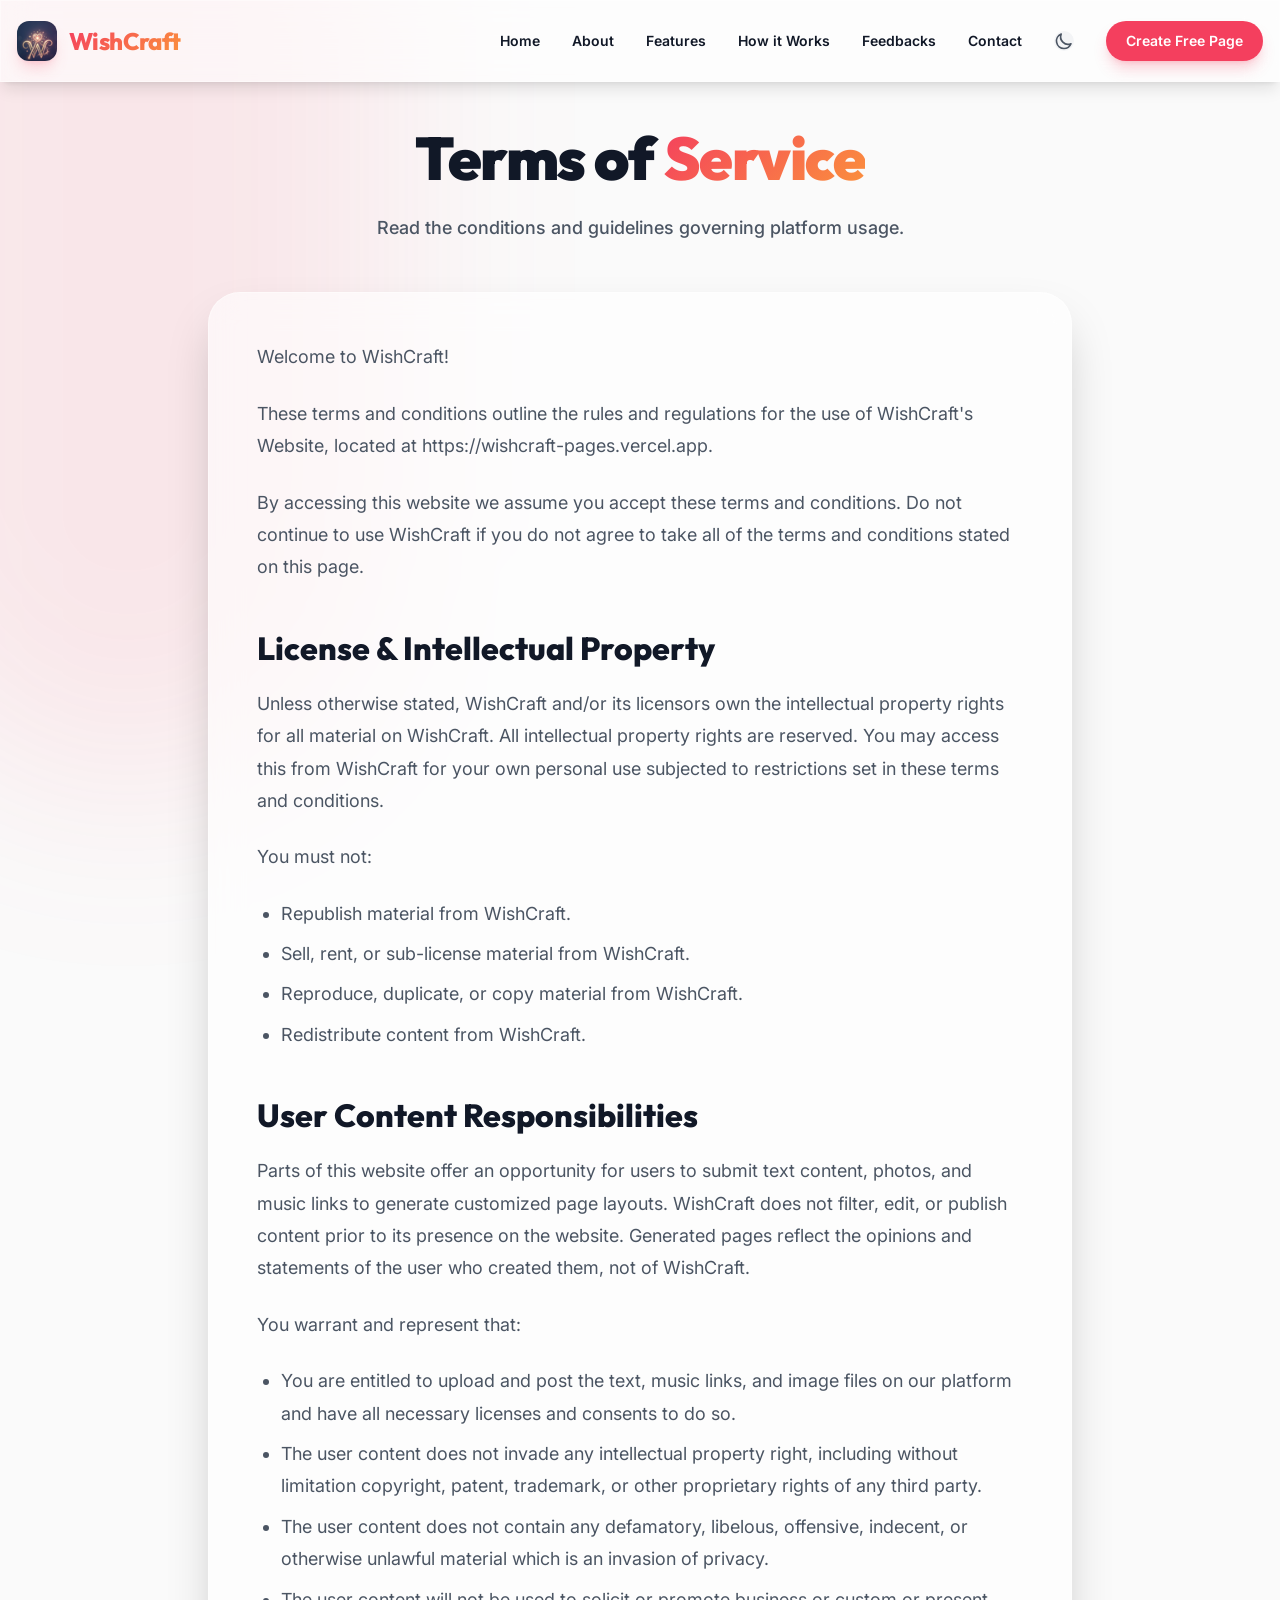
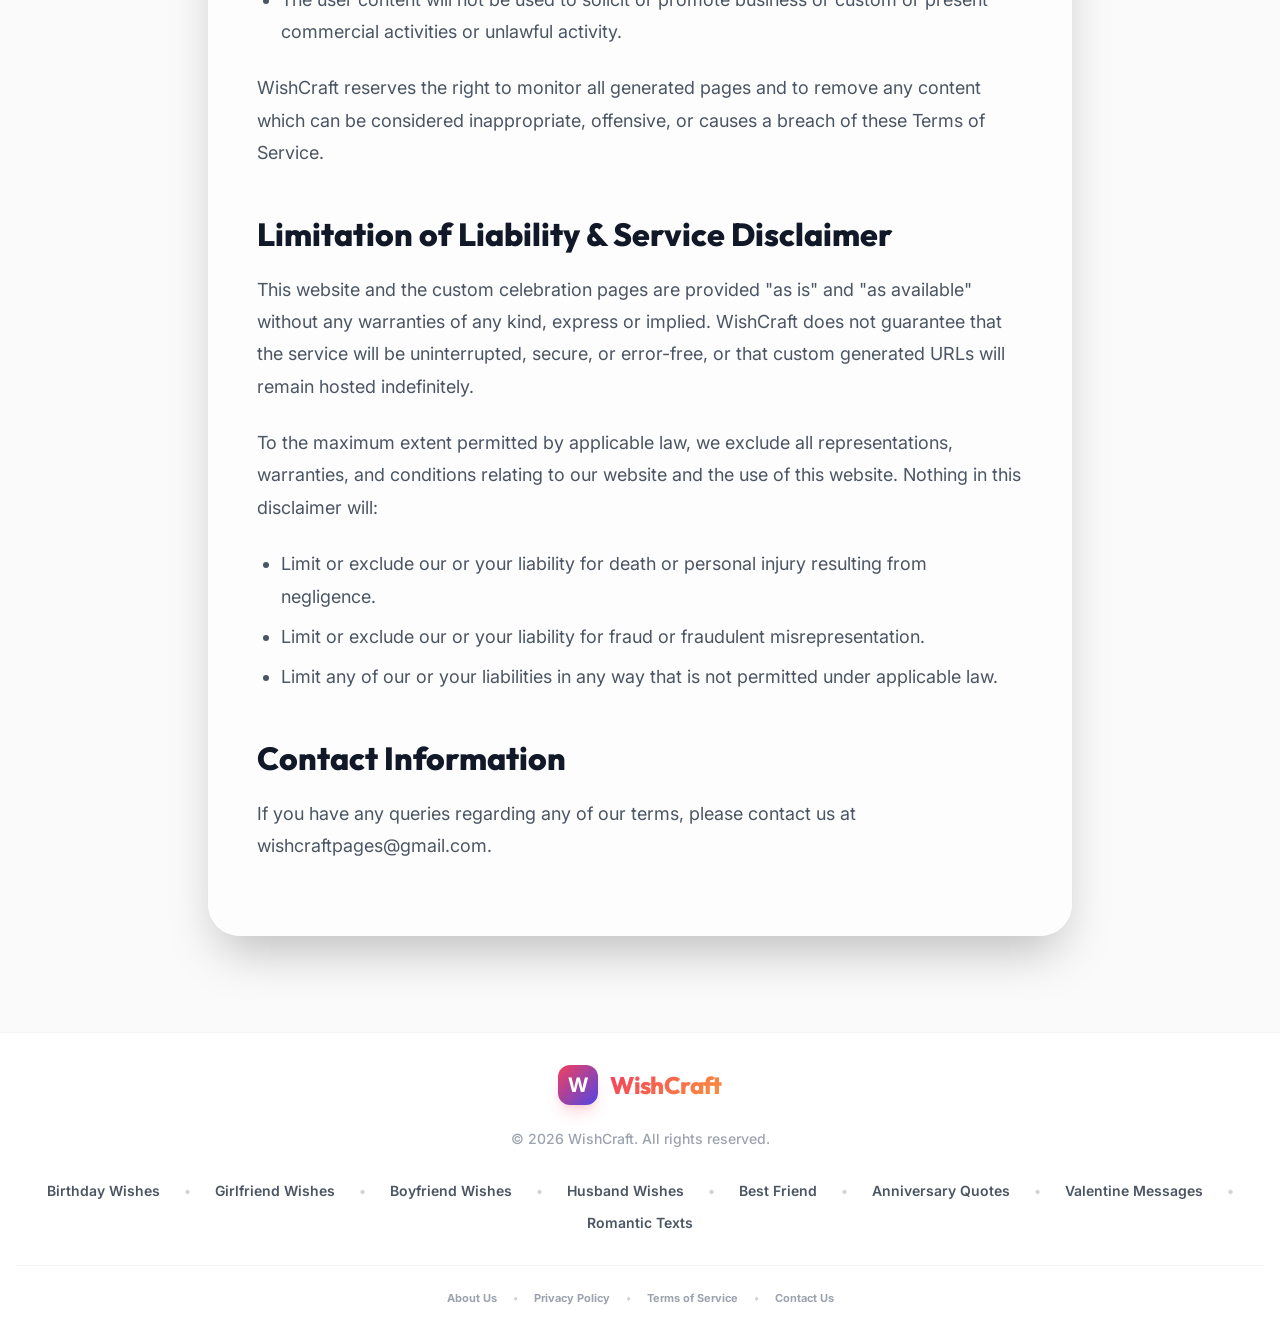
<file: terms.html>
<!doctype html>

<html lang="en">

<head>
  <script>
    (function () {
      const savedTheme = localStorage.getItem('theme');
      if (savedTheme === 'dark') {
        document.documentElement.classList.add('dark');
      } else {
        document.documentElement.classList.remove('dark');
      }
    })();
  </script>
  <!-- Core Identity -->
  <meta charset="UTF-8">
  <meta name="viewport" content="width=device-width, initial-scale=1.0, viewport-fit=cover">
  <title>Terms of Service | WishCraft</title>
  <meta name="description" content="Read the Terms of Service for WishCraft. Understand the rules, copyright terms, and guidelines for creating and sharing digital celebration pages.">
  <meta name="keywords" content="WishCraft terms of service, WishCraft terms, birthday page terms, digital surprise generator terms, WishCraft legal">
  <meta name="author" content="WishCraft">
  <meta name="generator" content="WishCraft Platform">
  <meta name="rating" content="general">
  <meta name="referrer" content="no-referrer-when-downgrade">
  <meta name="format-detection" content="telephone=no">
  <meta name="robots" content="index, follow, max-image-preview:large, max-snippet:-1, max-video-preview:-1">
  <meta name="googlebot" content="index, follow, max-image-preview:large, max-snippet:-1, max-video-preview:-1">
  <meta name="bingbot" content="index, follow">
  <meta name="language" content="English">
  <meta http-equiv="content-language" content="en-US">
  <link rel="canonical" href="https://wishcraft-pages.vercel.app/terms.html">
  <link rel="alternate" hreflang="en" href="https://wishcraft-pages.vercel.app/terms.html">
  <link rel="alternate" hreflang="x-default" href="https://wishcraft-pages.vercel.app/terms.html">

  <!-- Mobile & PWA -->
  <meta name="mobile-web-app-capable" content="yes">
  <meta name="apple-mobile-web-app-capable" content="yes">
  <meta name="apple-mobile-web-app-status-bar-style" content="default">
  <meta name="apple-mobile-web-app-title" content="WishCraft">
  <meta name="application-name" content="WishCraft">
  <meta name="theme-color" content="#f43f5e">
  <meta name="color-scheme" content="light dark">
  <meta name="msapplication-TileColor" content="#f43f5e">
  <meta name="msapplication-navbutton-color" content="#f43f5e">

  <!-- Open Graph -->
  <meta property="og:type" content="website">
  <meta property="og:site_name" content="WishCraft">
  <meta property="og:url" content="https://wishcraft-pages.vercel.app/terms.html">
  <meta property="og:title" content="Terms of Service | WishCraft">
  <meta property="og:description" content="Read the Terms of Service for WishCraft. Understand the rules, copyright terms, and guidelines for creating and sharing digital celebration pages.">
  <meta property="og:image" content="https://wishcraft-pages.vercel.app/assets/branding/og-preview.png">
  <meta property="og:image:width" content="1200">
  <meta property="og:image:height" content="630">
  <meta property="og:image:type" content="image/png">
  <meta property="og:image:alt" content="Terms of Service | WishCraft">
  <meta property="og:locale" content="en_US">
  <meta property="og:locale:alternate" content="en_GB">
  <meta property="og:updated_time" content="2025-07-17T00:00:00+00:00">

  <!-- Twitter -->
  <meta name="twitter:card" content="summary_large_image">
  <meta name="twitter:title" content="Terms of Service | WishCraft">
  <meta name="twitter:description" content="Read the Terms of Service for WishCraft. Understand the rules, copyright terms, and guidelines for creating and sharing digital celebration pages.">
  <meta name="twitter:image" content="https://wishcraft-pages.vercel.app/assets/branding/og-preview.png">
  <meta name="twitter:image:alt" content="Terms of Service | WishCraft">
  <meta name="twitter:site" content="@wishcraft_app">
  <meta name="twitter:creator" content="@wishcraft_app">

  <!-- Preconnect & Fonts -->
  <link rel="preconnect" href="https://fonts.googleapis.com">
  <link rel="preconnect" href="https://fonts.gstatic.com" crossorigin>  <link rel="dns-prefetch" href="https://www.gstatic.com">
  <link rel="preload" as="style" href="https://fonts.googleapis.com/css2?family=Inter:wght@300;400;500;600;700&family=Outfit:wght@400;600;700;800&display=swap">
  <link href="https://fonts.googleapis.com/css2?family=Inter:wght@300;400;500;600;700&family=Outfit:wght@400;600;700;800&display=swap" rel="stylesheet" media="print" onload="this.media='all'">
  <noscript>
    <link href="https://fonts.googleapis.com/css2?family=Inter:wght@300;400;500;600;700&family=Outfit:wght@400;600;700;800&display=swap" rel="stylesheet">
  </noscript>

  <!-- Favicons & Manifest -->
  <link rel="manifest" href="manifest.json">
  <link rel="icon" type="image/png" href="assets/branding/favicon-32x32.png" sizes="32x32">
  <link rel="icon" type="image/png" href="assets/branding/favicon-16x16.png" sizes="16x16">
  <link rel="apple-touch-icon" href="assets/branding/favicon-180x180.png">
  <link rel="shortcut icon" href="assets/branding/favicon.ico">

  <!-- Compiled Styles -->
  <link rel="stylesheet" href="assets/css/style.css">

  <!-- Google verification -->
  <meta name="google-site-verification" content="Uwia-S7T9z1xzkMoqDzX38nJuxWbcPElMM2yqi8krJE">
  <link rel="sitemap" type="application/xml" title="Sitemap" href="/sitemap.xml">

  <!-- Google Analytics Tag -->
  <script async src="https://www.googletagmanager.com/gtag/js?id=G-B7NYNTDT0T"></script>
  <script>
    window.dataLayer = window.dataLayer || [];
    function gtag() { dataLayer.push(arguments); }
    gtag('js', new Date());
    gtag('config', 'G-B7NYNTDT0T');
  </script>
  <!-- Helper Scripts -->
  <script>
    // Mobile Menu Toggle
    window.toggleMobileMenu = function () {
      const nav = document.getElementById('mobileNav');
      const backdrop = document.getElementById('mobileNavBackdrop');
      if (!nav || !backdrop) return;
      const isOpen = !nav.classList.contains('hidden') && nav.classList.contains('translate-x-0');

      if (isOpen) {
        nav.classList.remove('translate-x-0');
        nav.classList.add('translate-x-full');
        backdrop.classList.remove('opacity-100');
        backdrop.classList.add('opacity-0', 'pointer-events-none');
        document.body.classList.remove('overflow-hidden');
        setTimeout(function() {
          nav.classList.add('hidden');
          backdrop.classList.add('hidden');
        }, 300);
      } else {
        nav.classList.remove('hidden');
        backdrop.classList.remove('hidden');
        requestAnimationFrame(function() {
          requestAnimationFrame(function() {
            nav.classList.remove('translate-x-full');
            nav.classList.add('translate-x-0');
            backdrop.classList.remove('opacity-0', 'pointer-events-none');
            backdrop.classList.add('opacity-100');
            document.body.classList.add('overflow-hidden');
          });
        });
      }
    };

    // Theme Switcher Logic

    window.toggleTheme = function () {
      const isDark = document.documentElement.classList.toggle('dark');
      localStorage.setItem('theme', isDark ? 'dark' : 'light');
    };

    // Launch App Logic

    window.launchApp = function() {

      const activeUrl = new Date().getDate() <= 15

        ? 'https://wishcraft-premium.onrender.com'

        : 'https://wishcraft-pages.vercel.app';

      const overlay = document.getElementById('launchOverlay');

      const bar = document.getElementById('launchBar');

      const logo = document.getElementById('launchLogo');

      if (overlay && bar && logo) {

        overlay.classList.remove('hidden');

        overlay.style.opacity = '0';

        overlay.style.transition = 'opacity 0.3s ease';

        requestAnimationFrame(() => {

          requestAnimationFrame(() => {

            overlay.style.opacity = '1';

            logo.style.transform = 'scale(1.15) rotate(-3deg)';

            setTimeout(() => { logo.style.transform = 'scale(1) rotate(0deg)'; }, 300);

            setTimeout(() => { bar.style.width = '100%'; }, 50);

            setTimeout(() => {

              window.open(activeUrl, '_blank', 'noopener');

              setTimeout(() => {

                overlay.style.opacity = '0';

                setTimeout(() => overlay.classList.add('hidden'), 300);

              }, 400);

            }, 1600);

          });

        });

      } else {

        window.open(activeUrl, '_blank', 'noopener');

      }

    };

    
  </script>

  <!-- Structured Data -->
  <script type="application/ld+json">
  {
    "@context": "https://schema.org",
    "@type": "WebPage",
    "name": "Terms of Service | WishCraft",
    "description": "Review the Terms of Service for WishCraft, governing usage of the digital surprise generator platform.",
    "url": "https://wishcraft-pages.vercel.app/terms.html",
    "publisher": {
      "@type": "Organization",
      "name": "WishCraft",
      "url": "https://wishcraft-pages.vercel.app"
    }
  }
  </script>

  <!-- Custom Inline Styles -->
  <style>
html { scroll-behavior: smooth; }

    .glass { background: rgba(255, 255, 255, 0.6); backdrop-filter: blur(16px); border: 1px solid rgba(255, 255, 255, 0.4); }

    .dark .glass { background: rgba(15, 10, 15, 0.6); border: 1px solid rgba(255, 255, 255, 0.08); }

    .gradient-text { background: linear-gradient(135deg, #f43f5e, #fb923c); -webkit-background-clip: text; background-clip: text; -webkit-text-fill-color: transparent; }

    .btn-premium { transition: all .3s ease; }

    .btn-premium:hover { transform: translateY(-3px); box-shadow: 0 12px 30px rgba(244, 63, 94, .4); }

    .article-content h2 { font-family: 'Outfit', sans-serif; font-size: 2rem; font-weight: 800; margin-top: 2.5rem; margin-bottom: 1rem; color: #111827; }

    .dark .article-content h2 { color: #f9fafb; }

    .article-content p { font-size: 1.125rem; line-height: 1.8; margin-bottom: 1.5rem; color: #4b5563; }

    .dark .article-content p { color: #9ca3af; }

    .article-content ul { list-style-type: disc; padding-left: 1.5rem; margin-bottom: 1.5rem; }

    .article-content li { font-size: 1.125rem; line-height: 1.8; margin-bottom: 0.5rem; color: #4b5563; }

    .dark .article-content li { color: #9ca3af; }
  </style>
</head>

<body class="bg-[#fafafa] dark:bg-[#030712] text-gray-900 dark:text-gray-100 font-sans">

    <!-- HEADER -->

    <!-- HEADER -->

    <header class="fixed top-0 left-0 w-full z-50 glass transition-colors duration-300 shadow-lg py-4" id="mainHeader">

    <div class="max-w-7xl mx-auto px-4 h-12 flex items-center justify-between">

      <a href="index.html" class="flex items-center gap-3 group">

        <img src="assets/branding/favicon-48x48.png" alt="WishCraft Logo" width="40" height="40"

          class="w-10 h-10 rounded-xl shadow-lg shadow-brand-500/20 group-hover:scale-110 transition-transform">

        <span class="text-2xl font-display font-extrabold tracking-tight gradient-text">WishCraft</span>

      </a>

      <!-- Desktop Nav -->

      <nav class="hidden md:flex items-center gap-8 text-sm font-semibold">

        <a href="index.html" class="hover:text-brand-500 transition-colors">Home</a>

        <a href="about.html" class="hover:text-brand-500 transition-colors">About</a>

        <a href="index.html#features" class="hover:text-brand-500 transition-colors">Features</a>

        <a href="index.html#how-it-works" class="hover:text-brand-500 transition-colors">How it Works</a>

        <a href="index.html#feedbacks" class="hover:text-brand-500 transition-colors">Feedbacks</a>

        <a href="contact.html" class="hover:text-brand-500 transition-colors">Contact</a>

        <!-- Theme Toggle Button -->

        <button onclick="toggleTheme()" class="p-2.5 rounded-xl bg-gray-100 hover:bg-gray-200 dark:bg-gray-800 dark:hover:bg-gray-700 text-gray-600 dark:text-gray-300 transition-all" aria-label="Toggle theme">

          <svg class="w-5 h-5 hidden dark:block" fill="none" stroke="currentColor" stroke-width="2" viewBox="0 0 24 24">

            <path stroke-linecap="round" stroke-linejoin="round" d="M12 3v1m0 16v1m9-9h-1M4 12H3m15.364-6.364l-.707.707M6.343 17.657l-.707.707m0-12.728l.707.707m12.728 12.728l.707-.707M12 8a4 4 0 100 8 4 4 0 000-8z" />

          </svg>

          <svg class="w-5 h-5 block dark:hidden" fill="none" stroke="currentColor" stroke-width="2" viewBox="0 0 24 24">

            <path stroke-linecap="round" stroke-linejoin="round" d="M20.354 15.354A9 9 0 018.646 3.646 9.003 9.003 0 0012 21a9.003 9.003 0 008.354-5.646z" />

          </svg>

        </button>

        <button onclick="launchApp()" class="px-5 py-2.5 bg-brand-500 text-white rounded-full btn-premium shadow-lg shadow-brand-500/25">Create Free Page</button>

      </nav>

      <!-- Mobile Nav Trigger & Theme Toggle -->

      <div class="flex items-center gap-2 md:hidden">

        <button onclick="toggleTheme()" class="p-2 rounded-xl bg-gray-100 hover:bg-gray-200 dark:bg-gray-800 dark:hover:bg-gray-700 text-gray-600 dark:text-gray-300 transition-all" aria-label="Toggle theme">

          <svg class="w-5 h-5 hidden dark:block" fill="none" stroke="currentColor" stroke-width="2" viewBox="0 0 24 24">

            <path stroke-linecap="round" stroke-linejoin="round" d="M12 3v1m0 16v1m9-9h-1M4 12H3m15.364-6.364l-.707.707M6.343 17.657l-.707.707m0-12.728l.707.707m12.728 12.728l.707-.707M12 8a4 4 0 100 8 4 4 0 000-8z" />

          </svg>

          <svg class="w-5 h-5 block dark:hidden" fill="none" stroke="currentColor" stroke-width="2" viewBox="0 0 24 24">

            <path stroke-linecap="round" stroke-linejoin="round" d="M20.354 15.354A9 9 0 018.646 3.646 9.003 9.003 0 0012 21a9.003 9.003 0 008.354-5.646z" />

          </svg>

        </button>

        <button class="p-2 text-gray-700 dark:text-gray-200" onclick="toggleMobileMenu()" aria-label="Open menu">

          <svg class="w-6 h-6" fill="none" stroke="currentColor" stroke-width="2" viewBox="0 0 24 24">

            <path stroke-linecap="round" stroke-linejoin="round" d="M4 6h16M4 12h16M4 18h16" />

          </svg>

        </button>

      </div>

    </div>

  </header>

  <!-- MOBILE NAV BACKDROP -->

  <div id="mobileNavBackdrop" class="fixed inset-0 z-[50] bg-gray-950/40 backdrop-blur-sm opacity-0 pointer-events-none transition-opacity duration-300 ease-in-out md:hidden"

    onclick="toggleMobileMenu()">

  </div>

  <!-- MOBILE NAV SLIDE-OVER -->

  <div id="mobileNav" style="max-width: 300px; right: 0 !important; left: auto !important; margin-left: auto !important;" class="hidden fixed inset-y-0 right-0 left-auto ml-auto z-[60] w-full max-w-[300px] bg-white dark:bg-gray-950 p-8 flex flex-col gap-6 pt-24 text-lg font-bold shadow-2xl transform translate-x-full transition-transform duration-300 ease-in-out border-l border-gray-100 dark:border-gray-900 md:hidden">

    <button class="absolute top-6 right-6 p-2 text-gray-600 hover:text-brand-500 dark:text-gray-300 transition-colors" onclick="toggleMobileMenu()" aria-label="Close menu">

      <svg class="w-6 h-6" fill="none" stroke="currentColor" stroke-width="2" viewBox="0 0 24 24">

        <path stroke-linecap="round" stroke-linejoin="round" d="M6 18L18 6M6 6l12 12" />

      </svg>

    </button>

    <a href="index.html" onclick="toggleMobileMenu()" class="hover:text-brand-500 transition-colors">Home</a>

    <a href="about.html" onclick="toggleMobileMenu()" class="hover:text-brand-500 transition-colors">About</a>

    <a href="index.html#features" onclick="toggleMobileMenu()" class="hover:text-brand-500 transition-colors">Features</a>

    <a href="index.html#how-it-works" onclick="toggleMobileMenu()" class="hover:text-brand-500 transition-colors">How it Works</a>

    <a href="index.html#feedbacks" onclick="toggleMobileMenu()" class="hover:text-brand-500 transition-colors">Feedbacks</a>

    <a href="contact.html" onclick="toggleMobileMenu()" class="hover:text-brand-500 transition-colors">Contact</a>

    <button onclick="toggleMobileMenu(); launchApp();"

      class="mt-4 w-full py-3.5 bg-brand-500 text-white text-center rounded-2xl text-sm font-bold shadow-lg shadow-brand-500/20">Create Free Page</button>

  </div>

  <!-- MOBILE NAV BACKDROP -->

  <!-- MOBILE NAV SLIDE-OVER -->

  <main class="pt-32 pb-24 relative overflow-hidden">

    <div class="absolute top-[-10%] left-[-10%] w-[40%] h-[40%] bg-brand-500/10 rounded-full blur-[100px] -z-10"></div>

    <article class="max-w-4xl mx-auto px-4 article-content">

      <div class="text-center mb-12">

        <h1 class="text-4xl md:text-6xl font-display font-black tracking-tight mb-6">Terms of <span class="gradient-text">Service</span></h1>

        <p class="text-xl text-gray-600 dark:text-gray-300 font-medium max-w-2xl mx-auto">Read the conditions and guidelines governing platform usage.</p>

      </div>

      <div class="glass p-8 md:p-12 rounded-[32px] border border-brand-500/20 shadow-2xl relative bg-white dark:bg-gray-900">

        <p>Welcome to WishCraft!</p>

        <p>These terms and conditions outline the rules and regulations for the use of WishCraft's Website, located at https://wishcraft-pages.vercel.app.</p>

        <p>By accessing this website we assume you accept these terms and conditions. Do not continue to use WishCraft if you do not agree to take all of the terms and conditions stated on this page.</p>

        <h2>License & Intellectual Property</h2>

        <p>Unless otherwise stated, WishCraft and/or its licensors own the intellectual property rights for all material on WishCraft. All intellectual property rights are reserved. You may access this from WishCraft for your own personal use subjected to restrictions set in these terms and conditions.</p>

        <p>You must not:</p>

        <ul>

          <li>Republish material from WishCraft.</li>

          <li>Sell, rent, or sub-license material from WishCraft.</li>

          <li>Reproduce, duplicate, or copy material from WishCraft.</li>

          <li>Redistribute content from WishCraft.</li>

        </ul>

        <h2>User Content Responsibilities</h2>

        <p>Parts of this website offer an opportunity for users to submit text content, photos, and music links to generate customized page layouts. WishCraft does not filter, edit, or publish content prior to its presence on the website. Generated pages reflect the opinions and statements of the user who created them, not of WishCraft.</p>

        <p>You warrant and represent that:</p>

        <ul>

          <li>You are entitled to upload and post the text, music links, and image files on our platform and have all necessary licenses and consents to do so.</li>

          <li>The user content does not invade any intellectual property right, including without limitation copyright, patent, trademark, or other proprietary rights of any third party.</li>

          <li>The user content does not contain any defamatory, libelous, offensive, indecent, or otherwise unlawful material which is an invasion of privacy.</li>

          <li>The user content will not be used to solicit or promote business or custom or present commercial activities or unlawful activity.</li>

        </ul>

        <p>WishCraft reserves the right to monitor all generated pages and to remove any content which can be considered inappropriate, offensive, or causes a breach of these Terms of Service.</p>

        <h2>Limitation of Liability & Service Disclaimer</h2>

        <p>This website and the custom celebration pages are provided "as is" and "as available" without any warranties of any kind, express or implied. WishCraft does not guarantee that the service will be uninterrupted, secure, or error-free, or that custom generated URLs will remain hosted indefinitely.</p>

        <p>To the maximum extent permitted by applicable law, we exclude all representations, warranties, and conditions relating to our website and the use of this website. Nothing in this disclaimer will:</p>

        <ul>

          <li>Limit or exclude our or your liability for death or personal injury resulting from negligence.</li>

          <li>Limit or exclude our or your liability for fraud or fraudulent misrepresentation.</li>

          <li>Limit any of our or your liabilities in any way that is not permitted under applicable law.</li>

        </ul>

        <h2>Contact Information</h2>

        <p>If you have any queries regarding any of our terms, please contact us at wishcraftpages@gmail.com.</p>

      </div>

    </article>

  </main>

  <footer class="bg-white dark:bg-gray-950 pt-8 md:pt-16 pb-6 md:pb-8 border-t border-gray-100 dark:border-gray-900">

    <div class="max-w-7xl mx-auto px-4 text-center">

      <div class="flex items-center justify-center gap-3 mb-6">

        <div class="w-10 h-10 rounded-xl bg-gradient-to-br from-brand-500 to-indigo-600 flex items-center justify-center shadow-lg shadow-brand-500/20">

          <span class="text-white font-bold text-xl">W</span>

        </div>

        <span class="text-2xl font-display font-extrabold tracking-tight gradient-text">WishCraft</span>

      </div>

      <p class="text-gray-400 text-sm font-medium mb-8">© 2026 WishCraft. All rights reserved.</p>

      <div class="grid grid-cols-2 sm:flex sm:flex-wrap sm:justify-center gap-y-3 gap-x-6 text-center text-xs sm:text-sm font-semibold text-gray-600 max-w-sm sm:max-w-none mx-auto mb-8">

        <a href="birthday-wishes.html" class="hover:text-brand-500 transition-colors">Birthday Wishes</a>

        <span class="hidden sm:inline text-gray-300 dark:text-gray-800">•</span>

        <a href="birthday-wishes-for-girlfriend.html" class="hover:text-brand-500 transition-colors">Girlfriend Wishes</a>

        <span class="hidden sm:inline text-gray-300 dark:text-gray-800">•</span>

        <a href="birthday-wishes-for-boyfriend.html" class="hover:text-brand-500 transition-colors">Boyfriend Wishes</a>

        <span class="hidden sm:inline text-gray-300 dark:text-gray-800">•</span>

        <a href="birthday-wishes-for-husband.html" class="hover:text-brand-500 transition-colors">Husband Wishes</a>

        <span class="hidden sm:inline text-gray-300 dark:text-gray-800">•</span>

        <a href="birthday-wishes-for-best-friend.html" class="hover:text-brand-500 transition-colors">Best Friend</a>

        <span class="hidden sm:inline text-gray-300 dark:text-gray-800">•</span>

        <a href="anniversary-wishes.html" class="hover:text-brand-500 transition-colors">Anniversary Quotes</a>

        <span class="hidden sm:inline text-gray-300 dark:text-gray-800">•</span>

        <a href="valentine-wishes.html" class="hover:text-brand-500 transition-colors">Valentine Messages</a>

        <span class="hidden sm:inline text-gray-300 dark:text-gray-800">•</span>

        <a href="romantic-birthday-message.html" class="hover:text-brand-500 transition-colors">Romantic Texts</a>

      </div>

      <div class="flex flex-wrap items-center justify-center gap-x-4 gap-y-2 text-[11px] font-bold text-gray-400 mt-6 pt-6 border-t border-gray-100 dark:border-gray-900/60">

        <a href="about.html" class="hover:text-brand-500 transition-colors">About Us</a>

        <span class="text-gray-300 dark:text-gray-800">•</span>

        <a href="privacy.html" class="hover:text-brand-500 transition-colors">Privacy Policy</a>

        <span class="text-gray-300 dark:text-gray-800">•</span>

        <a href="terms.html" class="hover:text-brand-500 transition-colors">Terms of Service</a>

        <span class="text-gray-300 dark:text-gray-800">•</span>

        <a href="contact.html" class="hover:text-brand-500 transition-colors">Contact Us</a>

      </div>

    </div>

  </footer>

  <script>

    const initThirdParty = () => {

      // Gtag

      const gtagScript = document.createElement('script');

      gtagScript.src = "https://www.googletagmanager.com/gtag/js?id=G-B7NYNTDT0T";

      gtagScript.async = true;

      document.head.appendChild(gtagScript);

      window.dataLayer = window.dataLayer || [];

      window.gtag = function() { dataLayer.push(arguments); };

      window.gtag('js', new Date());

      window.gtag('config', 'G-B7NYNTDT0T');

      // AdSense script is statically loaded in head for verification

    };

    if ('requestIdleCallback' in window) {

      requestIdleCallback(() => {

        setTimeout(initThirdParty, 1000);

      });

    } else {

      window.addEventListener('load', () => {

        setTimeout(initThirdParty, 1500);

      });

    }

  </script>

</body>

</html>
</file>
<file: assets/css/style.css>
/*! tailwindcss v3.4.1 | MIT License | https://tailwindcss.com*/*,:after,:before{box-sizing:border-box;border:0 solid #e5e7eb}:after,:before{--tw-content:""}:host,html{line-height:1.5;-webkit-text-size-adjust:100%;-moz-tab-size:4;-o-tab-size:4;tab-size:4;font-family:Inter,sans-serif;font-feature-settings:normal;font-variation-settings:normal;-webkit-tap-highlight-color:transparent}body{margin:0;line-height:inherit}hr{height:0;color:inherit;border-top-width:1px}abbr:where([title]){-webkit-text-decoration:underline dotted;text-decoration:underline dotted}h1,h2,h3,h4,h5,h6{font-size:inherit;font-weight:inherit}a{color:inherit;text-decoration:inherit}b,strong{font-weight:bolder}code,kbd,pre,samp{font-family:ui-monospace,SFMono-Regular,Menlo,Monaco,Consolas,Liberation Mono,Courier New,monospace;font-feature-settings:normal;font-variation-settings:normal;font-size:1em}small{font-size:80%}sub,sup{font-size:75%;line-height:0;position:relative;vertical-align:initial}sub{bottom:-.25em}sup{top:-.5em}table{text-indent:0;border-color:inherit;border-collapse:collapse}button,input,optgroup,select,textarea{font-family:inherit;font-feature-settings:inherit;font-variation-settings:inherit;font-size:100%;font-weight:inherit;line-height:inherit;color:inherit;margin:0;padding:0}button,select{text-transform:none}[type=button],[type=reset],[type=submit],button{-webkit-appearance:button;background-color:initial;background-image:none}:-moz-focusring{outline:auto}:-moz-ui-invalid{box-shadow:none}progress{vertical-align:initial}::-webkit-inner-spin-button,::-webkit-outer-spin-button{height:auto}[type=search]{-webkit-appearance:textfield;outline-offset:-2px}::-webkit-search-decoration{-webkit-appearance:none}::-webkit-file-upload-button{-webkit-appearance:button;font:inherit}summary{display:list-item}blockquote,dd,dl,figure,h1,h2,h3,h4,h5,h6,hr,p,pre{margin:0}fieldset{margin:0}fieldset,legend{padding:0}menu,ol,ul{list-style:none;margin:0;padding:0}dialog{padding:0}textarea{resize:vertical}input::-moz-placeholder,textarea::-moz-placeholder{opacity:1;color:#9ca3af}input::placeholder,textarea::placeholder{opacity:1;color:#9ca3af}[role=button],button{cursor:pointer}:disabled{cursor:default}audio,canvas,embed,iframe,img,object,svg,video{display:block;vertical-align:middle}img,video{max-width:100%;height:auto}[hidden]{display:none}*,::backdrop,:after,:before{--tw-border-spacing-x:0;--tw-border-spacing-y:0;--tw-translate-x:0;--tw-translate-y:0;--tw-rotate:0;--tw-skew-x:0;--tw-skew-y:0;--tw-scale-x:1;--tw-scale-y:1;--tw-pan-x: ;--tw-pan-y: ;--tw-pinch-zoom: ;--tw-scroll-snap-strictness:proximity;--tw-gradient-from-position: ;--tw-gradient-via-position: ;--tw-gradient-to-position: ;--tw-ordinal: ;--tw-slashed-zero: ;--tw-numeric-figure: ;--tw-numeric-spacing: ;--tw-numeric-fraction: ;--tw-ring-inset: ;--tw-ring-offset-width:0px;--tw-ring-offset-color:#fff;--tw-ring-color:#3b82f680;--tw-ring-offset-shadow:0 0 #0000;--tw-ring-shadow:0 0 #0000;--tw-shadow:0 0 #0000;--tw-shadow-colored:0 0 #0000;--tw-blur: ;--tw-brightness: ;--tw-contrast: ;--tw-grayscale: ;--tw-hue-rotate: ;--tw-invert: ;--tw-saturate: ;--tw-sepia: ;--tw-drop-shadow: ;--tw-backdrop-blur: ;--tw-backdrop-brightness: ;--tw-backdrop-contrast: ;--tw-backdrop-grayscale: ;--tw-backdrop-hue-rotate: ;--tw-backdrop-invert: ;--tw-backdrop-opacity: ;--tw-backdrop-saturate: ;--tw-backdrop-sepia: }.\!container{width:100%!important}.container{width:100%}@media (min-width:640px){.\!container{max-width:640px!important}.container{max-width:640px}}@media (min-width:768px){.\!container{max-width:768px!important}.container{max-width:768px}}@media (min-width:1024px){.\!container{max-width:1024px!important}.container{max-width:1024px}}@media (min-width:1280px){.\!container{max-width:1280px!important}.container{max-width:1280px}}@media (min-width:1536px){.\!container{max-width:1536px!important}.container{max-width:1536px}}.sr-only{position:absolute;width:1px;height:1px;padding:0;margin:-1px;overflow:hidden;clip:rect(0,0,0,0);white-space:nowrap;border-width:0}.pointer-events-none{pointer-events:none}.visible{visibility:visible}.fixed{position:fixed}.absolute{position:absolute}.relative{position:relative}.inset-0{inset:0}.-bottom-10{bottom:-2.5rem}.-left-10{left:-2.5rem}.-left-24{left:-6rem}.-right-10{right:-2.5rem}.-right-24{right:-6rem}.-top-10{top:-2.5rem}.-top-24{top:-6rem}.bottom-0{bottom:0}.bottom-6{bottom:1.5rem}.bottom-8{bottom:2rem}.bottom-\[-10\%\]{bottom:-10%}.bottom-\[10\%\]{bottom:10%}.left-0{left:0}.left-1\/2{left:50%}.left-\[-10\%\]{left:-10%}.left-\[-5\%\]{left:-5%}.left-\[35\%\]{left:35%}.right-2{right:.5rem}.right-6{right:1.5rem}.right-8{right:2rem}.right-\[-5\%\]{right:-5%}.right-\[35\%\]{right:35%}.top-0{top:0}.top-10{top:2.5rem}.top-2{top:.5rem}.top-6{top:1.5rem}.top-8{top:2rem}.top-\[-10\%\]{top:-10%}.-z-10{z-index:-10}.z-10{z-index:10}.z-50{z-index:50}.z-\[150\]{z-index:150}.z-\[200\]{z-index:200}.z-\[60\]{z-index:60}.col-span-1{grid-column:span 1/span 1}.col-span-2{grid-column:span 2/span 2}.col-span-full{grid-column:1/-1}.\!m-0{margin:0!important}.mx-auto{margin-left:auto;margin-right:auto}.my-12{margin-top:3rem;margin-bottom:3rem}.\!mt-0{margin-top:0!important}.mb-1{margin-bottom:.25rem}.mb-10{margin-bottom:2.5rem}.mb-12{margin-bottom:3rem}.mb-16{margin-bottom:4rem}.mb-2{margin-bottom:.5rem}.mb-3{margin-bottom:.75rem}.mb-4{margin-bottom:1rem}.mb-6{margin-bottom:1.5rem}.mb-8{margin-bottom:2rem}.ml-1{margin-left:.25rem}.mr-2{margin-right:.5rem}.mt-10{margin-top:2.5rem}.mt-12{margin-top:3rem}.mt-20{margin-top:5rem}.mt-4{margin-top:1rem}.mt-6{margin-top:1.5rem}.mt-8{margin-top:2rem}.inline-block{display:inline-block}.flex{display:flex}.inline-flex{display:inline-flex}.grid{display:grid}.hidden{display:none}.h-1{height:.25rem}.h-1\.5{height:.375rem}.h-10{height:2.5rem}.h-12{height:3rem}.h-14{height:3.5rem}.h-2{height:.5rem}.h-20{height:5rem}.h-3{height:.75rem}.h-4{height:1rem}.h-40{height:10rem}.h-5{height:1.25rem}.h-6{height:1.5rem}.h-64{height:16rem}.h-8{height:2rem}.h-\[30\%\]{height:30%}.h-\[40\%\]{height:40%}.h-\[400px\]{height:400px}.h-\[45\%\]{height:45%}.h-full{height:100%}.max-h-\[60vh\]{max-height:60vh}.min-h-\[220px\]{min-height:220px}.w-0{width:0}.w-1{width:.25rem}.w-10{width:2.5rem}.w-12{width:3rem}.w-14{width:3.5rem}.w-16{width:4rem}.w-2{width:.5rem}.w-20{width:5rem}.w-24{width:6rem}.w-3{width:.75rem}.w-4{width:1rem}.w-40{width:10rem}.w-5{width:1.25rem}.w-5\/6{width:83.333333%}.w-56{width:14rem}.w-6{width:1.5rem}.w-64{width:16rem}.w-8{width:2rem}.w-\[10\%\]{width:10%}.w-\[30\%\]{width:30%}.w-\[40\%\]{width:40%}.w-\[45\%\]{width:45%}.w-\[800px\]{width:800px}.w-\[85vw\]{width:85vw}.w-full{width:100%}.min-w-0{min-width:0}.max-w-2xl{max-width:42rem}.max-w-4xl{max-width:56rem}.max-w-5xl{max-width:64rem}.max-w-7xl{max-width:80rem}.max-w-\[280px\]{max-width:280px}.max-w-lg{max-width:32rem}.max-w-sm{max-width:24rem}.max-w-xl{max-width:36rem}.flex-1{flex:1 1 0%}.flex-shrink-0,.shrink-0{flex-shrink:0}.-translate-x-1\/2{--tw-translate-x:-50%}.-translate-x-1\/2,.translate-y-20{transform:translate(var(--tw-translate-x),var(--tw-translate-y)) rotate(var(--tw-rotate)) skewX(var(--tw-skew-x)) skewY(var(--tw-skew-y)) scaleX(var(--tw-scale-x)) scaleY(var(--tw-scale-y))}.translate-y-20{--tw-translate-y:5rem}.transform{transform:translate(var(--tw-translate-x),var(--tw-translate-y)) rotate(var(--tw-rotate)) skewX(var(--tw-skew-x)) skewY(var(--tw-skew-y)) scaleX(var(--tw-scale-x)) scaleY(var(--tw-scale-y))}@keyframes float{0%,to{transform:translateY(0)}50%{transform:translateY(-10px)}}.animate-float{animation:float 3s ease-in-out infinite}@keyframes pulse{50%{opacity:.5}}.animate-pulse{animation:pulse 2s cubic-bezier(.4,0,.6,1) infinite}@keyframes spin{to{transform:rotate(1turn)}}.animate-spin{animation:spin 1s linear infinite}.cursor-pointer{cursor:pointer}.resize-none{resize:none}.snap-x{scroll-snap-type:x var(--tw-scroll-snap-strictness)}.snap-mandatory{--tw-scroll-snap-strictness:mandatory}.snap-center{scroll-snap-align:center}.list-inside{list-style-position:inside}.list-disc{list-style-type:disc}.grid-cols-1{grid-template-columns:repeat(1,minmax(0,1fr))}.grid-cols-2{grid-template-columns:repeat(2,minmax(0,1fr))}.flex-col{flex-direction:column}.flex-wrap{flex-wrap:wrap}.items-center{align-items:center}.justify-end{justify-content:flex-end}.justify-center{justify-content:center}.justify-between{justify-content:space-between}.gap-12{gap:3rem}.gap-2{gap:.5rem}.gap-3{gap:.75rem}.gap-4{gap:1rem}.gap-6{gap:1.5rem}.gap-8{gap:2rem}.gap-x-4{-moz-column-gap:1rem;column-gap:1rem}.gap-x-6{-moz-column-gap:1.5rem;column-gap:1.5rem}.gap-y-2{row-gap:.5rem}.gap-y-3{row-gap:.75rem}.space-y-1>:not([hidden])~:not([hidden]){--tw-space-y-reverse:0;margin-top:calc(.25rem*(1 - var(--tw-space-y-reverse)));margin-bottom:calc(.25rem*var(--tw-space-y-reverse))}.space-y-2>:not([hidden])~:not([hidden]){--tw-space-y-reverse:0;margin-top:calc(.5rem*(1 - var(--tw-space-y-reverse)));margin-bottom:calc(.5rem*var(--tw-space-y-reverse))}.space-y-3>:not([hidden])~:not([hidden]){--tw-space-y-reverse:0;margin-top:calc(.75rem*(1 - var(--tw-space-y-reverse)));margin-bottom:calc(.75rem*var(--tw-space-y-reverse))}.space-y-4>:not([hidden])~:not([hidden]){--tw-space-y-reverse:0;margin-top:calc(1rem*(1 - var(--tw-space-y-reverse)));margin-bottom:calc(1rem*var(--tw-space-y-reverse))}.space-y-6>:not([hidden])~:not([hidden]){--tw-space-y-reverse:0;margin-top:calc(1.5rem*(1 - var(--tw-space-y-reverse)));margin-bottom:calc(1.5rem*var(--tw-space-y-reverse))}.overflow-hidden{overflow:hidden}.overflow-x-auto{overflow-x:auto}.overflow-y-auto{overflow-y:auto}.scroll-smooth{scroll-behavior:smooth}.whitespace-nowrap{white-space:nowrap}.whitespace-pre-wrap{white-space:pre-wrap}.break-words{overflow-wrap:break-word}.rounded{border-radius:.25rem}.rounded-2xl{border-radius:1rem}.rounded-3xl{border-radius:1.5rem}.rounded-\[24px\]{border-radius:24px}.rounded-\[32px\]{border-radius:32px}.rounded-\[40px\]{border-radius:40px}.rounded-full{border-radius:9999px}.rounded-lg{border-radius:.5rem}.rounded-xl{border-radius:.75rem}.border{border-width:1px}.border-2{border-width:2px}.border-b{border-bottom-width:1px}.border-t{border-top-width:1px}.border-t-2{border-top-width:2px}.border-dashed{border-style:dashed}.border-brand-500\/10{border-color:#f43f5e1a}.border-brand-500\/20{border-color:#f43f5e33}.border-emerald-500\/20{border-color:#10b98133}.border-gray-100{--tw-border-opacity:1;border-color:rgb(243 244 246/var(--tw-border-opacity))}.border-gray-200{--tw-border-opacity:1;border-color:rgb(229 231 235/var(--tw-border-opacity))}.border-gray-300{--tw-border-opacity:1;border-color:rgb(209 213 219/var(--tw-border-opacity))}.border-gray-50{--tw-border-opacity:1;border-color:rgb(249 250 251/var(--tw-border-opacity))}.border-indigo-500\/20{border-color:#6366f133}.border-pink-200{--tw-border-opacity:1;border-color:rgb(251 207 232/var(--tw-border-opacity))}.border-pink-500\/20{border-color:#ec489933}.border-white\/10{border-color:#ffffff1a}.border-white\/20{border-color:#fff3}.border-white\/30{border-color:#ffffff4d}.border-t-white{--tw-border-opacity:1;border-top-color:rgb(255 255 255/var(--tw-border-opacity))}.bg-\[\#fafafa\]{--tw-bg-opacity:1;background-color:rgb(250 250 250/var(--tw-bg-opacity))}.bg-black{--tw-bg-opacity:1;background-color:rgb(0 0 0/var(--tw-bg-opacity))}.bg-blue-500\/10{background-color:#3b82f61a}.bg-brand-50{--tw-bg-opacity:1;background-color:rgb(255 241 242/var(--tw-bg-opacity))}.bg-brand-500{--tw-bg-opacity:1;background-color:rgb(244 63 94/var(--tw-bg-opacity))}.bg-brand-500\/10{background-color:#f43f5e1a}.bg-brand-500\/15{background-color:#f43f5e26}.bg-brand-500\/20{background-color:#f43f5e33}.bg-brand-500\/5{background-color:#f43f5e0d}.bg-brand-600{--tw-bg-opacity:1;background-color:rgb(225 29 72/var(--tw-bg-opacity))}.bg-emerald-50{--tw-bg-opacity:1;background-color:rgb(236 253 245/var(--tw-bg-opacity))}.bg-emerald-500{--tw-bg-opacity:1;background-color:rgb(16 185 129/var(--tw-bg-opacity))}.bg-emerald-500\/10{background-color:#10b9811a}.bg-gray-100{--tw-bg-opacity:1;background-color:rgb(243 244 246/var(--tw-bg-opacity))}.bg-gray-200{--tw-bg-opacity:1;background-color:rgb(229 231 235/var(--tw-bg-opacity))}.bg-gray-300{--tw-bg-opacity:1;background-color:rgb(209 213 219/var(--tw-bg-opacity))}.bg-gray-50{--tw-bg-opacity:1;background-color:rgb(249 250 251/var(--tw-bg-opacity))}.bg-gray-800{--tw-bg-opacity:1;background-color:rgb(31 41 55/var(--tw-bg-opacity))}.bg-gray-950{--tw-bg-opacity:1;background-color:rgb(3 7 18/var(--tw-bg-opacity))}.bg-gray-950\/40{background-color:#03071266}.bg-green-500{--tw-bg-opacity:1;background-color:rgb(34 197 94/var(--tw-bg-opacity))}.bg-indigo-500{--tw-bg-opacity:1;background-color:rgb(99 102 241/var(--tw-bg-opacity))}.bg-indigo-500\/10{background-color:#6366f11a}.bg-indigo-600{--tw-bg-opacity:1;background-color:rgb(79 70 229/var(--tw-bg-opacity))}.bg-orange-500\/15{background-color:#f9731626}.bg-pink-50{--tw-bg-opacity:1;background-color:rgb(253 242 248/var(--tw-bg-opacity))}.bg-pink-500\/10{background-color:#ec48991a}.bg-pink-600{--tw-bg-opacity:1;background-color:rgb(219 39 119/var(--tw-bg-opacity))}.bg-red-500{--tw-bg-opacity:1;background-color:rgb(239 68 68/var(--tw-bg-opacity))}.bg-white{--tw-bg-opacity:1;background-color:rgb(255 255 255/var(--tw-bg-opacity))}.bg-white\/50{background-color:#ffffff80}.bg-gradient-to-br{background-image:linear-gradient(to bottom right,var(--tw-gradient-stops))}.bg-gradient-to-r{background-image:linear-gradient(to right,var(--tw-gradient-stops))}.from-brand-500{--tw-gradient-from:#f43f5e var(--tw-gradient-from-position);--tw-gradient-to:#f43f5e00 var(--tw-gradient-to-position);--tw-gradient-stops:var(--tw-gradient-from),var(--tw-gradient-to)}.from-brand-500\/10{--tw-gradient-from:#f43f5e1a var(--tw-gradient-from-position);--tw-gradient-to:#f43f5e00 var(--tw-gradient-to-position);--tw-gradient-stops:var(--tw-gradient-from),var(--tw-gradient-to)}.from-indigo-500\/10{--tw-gradient-from:#6366f11a var(--tw-gradient-from-position);--tw-gradient-to:#6366f100 var(--tw-gradient-to-position);--tw-gradient-stops:var(--tw-gradient-from),var(--tw-gradient-to)}.from-purple-500{--tw-gradient-from:#a855f7 var(--tw-gradient-from-position);--tw-gradient-to:#a855f700 var(--tw-gradient-to-position);--tw-gradient-stops:var(--tw-gradient-from),var(--tw-gradient-to)}.from-purple-500\/5{--tw-gradient-from:#a855f70d var(--tw-gradient-from-position);--tw-gradient-to:#a855f700 var(--tw-gradient-to-position);--tw-gradient-stops:var(--tw-gradient-from),var(--tw-gradient-to)}.from-purple-600{--tw-gradient-from:#9333ea var(--tw-gradient-from-position);--tw-gradient-to:#9333ea00 var(--tw-gradient-to-position);--tw-gradient-stops:var(--tw-gradient-from),var(--tw-gradient-to)}.via-pink-500{--tw-gradient-to:#ec489900 var(--tw-gradient-to-position);--tw-gradient-stops:var(--tw-gradient-from),#ec4899 var(--tw-gradient-via-position),var(--tw-gradient-to)}.via-pink-600{--tw-gradient-to:#db277700 var(--tw-gradient-to-position);--tw-gradient-stops:var(--tw-gradient-from),#db2777 var(--tw-gradient-via-position),var(--tw-gradient-to)}.to-brand-500\/10{--tw-gradient-to:#f43f5e1a var(--tw-gradient-to-position)}.to-indigo-500\/10{--tw-gradient-to:#6366f11a var(--tw-gradient-to-position)}.to-indigo-600{--tw-gradient-to:#4f46e5 var(--tw-gradient-to-position)}.to-orange-500{--tw-gradient-to:#f97316 var(--tw-gradient-to-position)}.to-pink-500{--tw-gradient-to:#ec4899 var(--tw-gradient-to-position)}.to-pink-500\/5{--tw-gradient-to:#ec48990d var(--tw-gradient-to-position)}.bg-clip-text{-webkit-background-clip:text;background-clip:text}.object-cover{-o-object-fit:cover;object-fit:cover}.p-12{padding:3rem}.p-2{padding:.5rem}.p-3{padding:.75rem}.p-4{padding:1rem}.p-5{padding:1.25rem}.p-6{padding:1.5rem}.p-8{padding:2rem}.px-1{padding-left:.25rem;padding-right:.25rem}.px-1\.5{padding-left:.375rem;padding-right:.375rem}.px-10{padding-left:2.5rem;padding-right:2.5rem}.px-12{padding-left:3rem;padding-right:3rem}.px-2{padding-left:.5rem;padding-right:.5rem}.px-4{padding-left:1rem;padding-right:1rem}.px-5{padding-left:1.25rem;padding-right:1.25rem}.px-6{padding-left:1.5rem;padding-right:1.5rem}.px-8{padding-left:2rem;padding-right:2rem}.py-0{padding-top:0;padding-bottom:0}.py-0\.5{padding-top:.125rem;padding-bottom:.125rem}.py-1{padding-top:.25rem;padding-bottom:.25rem}.py-12{padding-top:3rem;padding-bottom:3rem}.py-16{padding-top:4rem;padding-bottom:4rem}.py-2{padding-top:.5rem;padding-bottom:.5rem}.py-2\.5{padding-top:.625rem;padding-bottom:.625rem}.py-24{padding-top:6rem;padding-bottom:6rem}.py-3{padding-top:.75rem;padding-bottom:.75rem}.py-4{padding-top:1rem;padding-bottom:1rem}.py-5{padding-top:1.25rem;padding-bottom:1.25rem}.py-6{padding-top:1.5rem;padding-bottom:1.5rem}.pb-2{padding-bottom:.5rem}.pb-20{padding-bottom:5rem}.pb-24{padding-bottom:6rem}.pb-6{padding-bottom:1.5rem}.pb-8{padding-bottom:2rem}.pl-2{padding-left:.5rem}.pr-12{padding-right:3rem}.pr-2{padding-right:.5rem}.pt-16{padding-top:4rem}.pt-2{padding-top:.5rem}.pt-24{padding-top:6rem}.pt-32{padding-top:8rem}.pt-40{padding-top:10rem}.pt-6{padding-top:1.5rem}.pt-8{padding-top:2rem}.pt-\[56\.25\%\]{padding-top:56.25%}.text-left{text-align:left}.text-center{text-align:center}.font-display{font-family:Outfit,sans-serif}.font-sans{font-family:Inter,sans-serif}.text-2xl{font-size:1.5rem;line-height:2rem}.text-3xl{font-size:1.875rem;line-height:2.25rem}.text-4xl{font-size:2.25rem;line-height:2.5rem}.text-5xl{font-size:3rem;line-height:1}.text-\[10px\]{font-size:10px}.text-\[11px\]{font-size:11px}.text-lg{font-size:1.125rem;line-height:1.75rem}.text-sm{font-size:.875rem;line-height:1.25rem}.text-xl{font-size:1.25rem;line-height:1.75rem}.text-xs{font-size:.75rem;line-height:1rem}.font-black{font-weight:900}.font-bold{font-weight:700}.font-extrabold{font-weight:800}.font-medium{font-weight:500}.font-semibold{font-weight:600}.uppercase{text-transform:uppercase}.italic{font-style:italic}.leading-\[1\.1\]{line-height:1.1}.leading-loose{line-height:2}.leading-relaxed{line-height:1.625}.leading-tight{line-height:1.25}.tracking-tight{letter-spacing:-.025em}.tracking-wide{letter-spacing:.025em}.tracking-wider{letter-spacing:.05em}.tracking-widest{letter-spacing:.1em}.\!text-gray-700{--tw-text-opacity:1!important;color:rgb(55 65 81/var(--tw-text-opacity))!important}.text-blue-500{--tw-text-opacity:1;color:rgb(59 130 246/var(--tw-text-opacity))}.text-brand-500{--tw-text-opacity:1;color:rgb(244 63 94/var(--tw-text-opacity))}.text-brand-600{--tw-text-opacity:1;color:rgb(225 29 72/var(--tw-text-opacity))}.text-emerald-500{--tw-text-opacity:1;color:rgb(16 185 129/var(--tw-text-opacity))}.text-emerald-700{--tw-text-opacity:1;color:rgb(4 120 87/var(--tw-text-opacity))}.text-gray-300{--tw-text-opacity:1;color:rgb(209 213 219/var(--tw-text-opacity))}.text-gray-400{--tw-text-opacity:1;color:rgb(156 163 175/var(--tw-text-opacity))}.text-gray-500{--tw-text-opacity:1;color:rgb(107 114 128/var(--tw-text-opacity))}.text-gray-600{--tw-text-opacity:1;color:rgb(75 85 99/var(--tw-text-opacity))}.text-gray-700{--tw-text-opacity:1;color:rgb(55 65 81/var(--tw-text-opacity))}.text-gray-800{--tw-text-opacity:1;color:rgb(31 41 55/var(--tw-text-opacity))}.text-gray-900{--tw-text-opacity:1;color:rgb(17 24 39/var(--tw-text-opacity))}.text-indigo-500{--tw-text-opacity:1;color:rgb(99 102 241/var(--tw-text-opacity))}.text-pink-600{--tw-text-opacity:1;color:rgb(219 39 119/var(--tw-text-opacity))}.text-transparent{color:#0000}.text-white{--tw-text-opacity:1;color:rgb(255 255 255/var(--tw-text-opacity))}.underline{text-decoration-line:underline}.decoration-brand-500\/30{text-decoration-color:#f43f5e4d}.opacity-0{opacity:0}.opacity-80{opacity:.8}.shadow-2xl{--tw-shadow:0 25px 50px -12px #00000040;--tw-shadow-colored:0 25px 50px -12px var(--tw-shadow-color)}.shadow-2xl,.shadow-\[0_0_8px_rgba\(16\2c 185\2c 129\2c 0\.5\)\]{box-shadow:var(--tw-ring-offset-shadow,0 0 #0000),var(--tw-ring-shadow,0 0 #0000),var(--tw-shadow)}.shadow-\[0_0_8px_rgba\(16\2c 185\2c 129\2c 0\.5\)\]{--tw-shadow:0 0 8px #10b98180;--tw-shadow-colored:0 0 8px var(--tw-shadow-color)}.shadow-lg{--tw-shadow:0 10px 15px -3px #0000001a,0 4px 6px -4px #0000001a;--tw-shadow-colored:0 10px 15px -3px var(--tw-shadow-color),0 4px 6px -4px var(--tw-shadow-color)}.shadow-lg,.shadow-sm{box-shadow:var(--tw-ring-offset-shadow,0 0 #0000),var(--tw-ring-shadow,0 0 #0000),var(--tw-shadow)}.shadow-sm{--tw-shadow:0 1px 2px 0 #0000000d;--tw-shadow-colored:0 1px 2px 0 var(--tw-shadow-color)}.shadow-xl{--tw-shadow:0 20px 25px -5px #0000001a,0 8px 10px -6px #0000001a;--tw-shadow-colored:0 20px 25px -5px var(--tw-shadow-color),0 8px 10px -6px var(--tw-shadow-color);box-shadow:var(--tw-ring-offset-shadow,0 0 #0000),var(--tw-ring-shadow,0 0 #0000),var(--tw-shadow)}.shadow-black\/30{--tw-shadow-color:#0000004d;--tw-shadow:var(--tw-shadow-colored)}.shadow-brand-500\/20{--tw-shadow-color:#f43f5e33;--tw-shadow:var(--tw-shadow-colored)}.shadow-brand-500\/25{--tw-shadow-color:#f43f5e40;--tw-shadow:var(--tw-shadow-colored)}.shadow-brand-500\/30{--tw-shadow-color:#f43f5e4d;--tw-shadow:var(--tw-shadow-colored)}.shadow-brand-500\/40{--tw-shadow-color:#f43f5e66;--tw-shadow:var(--tw-shadow-colored)}.shadow-green-500\/30{--tw-shadow-color:#22c55e4d;--tw-shadow:var(--tw-shadow-colored)}.shadow-indigo-500\/25{--tw-shadow-color:#6366f140;--tw-shadow:var(--tw-shadow-colored)}.shadow-indigo-500\/30{--tw-shadow-color:#6366f14d;--tw-shadow:var(--tw-shadow-colored)}.shadow-indigo-500\/40{--tw-shadow-color:#6366f166;--tw-shadow:var(--tw-shadow-colored)}.shadow-pink-500\/40{--tw-shadow-color:#ec489966;--tw-shadow:var(--tw-shadow-colored)}.outline-none{outline:2px solid #0000;outline-offset:2px}.outline{outline-style:solid}.blur{--tw-blur:blur(8px)}.blur,.blur-3xl{filter:var(--tw-blur) var(--tw-brightness) var(--tw-contrast) var(--tw-grayscale) var(--tw-hue-rotate) var(--tw-invert) var(--tw-saturate) var(--tw-sepia) var(--tw-drop-shadow)}.blur-3xl{--tw-blur:blur(64px)}.blur-\[100px\]{--tw-blur:blur(100px)}.blur-\[100px\],.blur-\[120px\]{filter:var(--tw-blur) var(--tw-brightness) var(--tw-contrast) var(--tw-grayscale) var(--tw-hue-rotate) var(--tw-invert) var(--tw-saturate) var(--tw-sepia) var(--tw-drop-shadow)}.blur-\[120px\]{--tw-blur:blur(120px)}.blur-\[80px\]{--tw-blur:blur(80px)}.blur-\[80px\],.filter{filter:var(--tw-blur) var(--tw-brightness) var(--tw-contrast) var(--tw-grayscale) var(--tw-hue-rotate) var(--tw-invert) var(--tw-saturate) var(--tw-sepia) var(--tw-drop-shadow)}.backdrop-blur-md{--tw-backdrop-blur:blur(12px)}.backdrop-blur-md,.backdrop-filter{-webkit-backdrop-filter:var(--tw-backdrop-blur) var(--tw-backdrop-brightness) var(--tw-backdrop-contrast) var(--tw-backdrop-grayscale) var(--tw-backdrop-hue-rotate) var(--tw-backdrop-invert) var(--tw-backdrop-opacity) var(--tw-backdrop-saturate) var(--tw-backdrop-sepia);backdrop-filter:var(--tw-backdrop-blur) var(--tw-backdrop-brightness) var(--tw-backdrop-contrast) var(--tw-backdrop-grayscale) var(--tw-backdrop-hue-rotate) var(--tw-backdrop-invert) var(--tw-backdrop-opacity) var(--tw-backdrop-saturate) var(--tw-backdrop-sepia)}.transition{transition-property:color,background-color,border-color,text-decoration-color,fill,stroke,opacity,box-shadow,transform,filter,-webkit-backdrop-filter;transition-property:color,background-color,border-color,text-decoration-color,fill,stroke,opacity,box-shadow,transform,filter,backdrop-filter;transition-property:color,background-color,border-color,text-decoration-color,fill,stroke,opacity,box-shadow,transform,filter,backdrop-filter,-webkit-backdrop-filter;transition-timing-function:cubic-bezier(.4,0,.2,1);transition-duration:.15s}.transition-all{transition-property:all;transition-timing-function:cubic-bezier(.4,0,.2,1);transition-duration:.15s}.transition-colors{transition-property:color,background-color,border-color,text-decoration-color,fill,stroke;transition-timing-function:cubic-bezier(.4,0,.2,1);transition-duration:.15s}.transition-opacity{transition-property:opacity;transition-timing-function:cubic-bezier(.4,0,.2,1);transition-duration:.15s}.transition-transform{transition-property:transform;transition-timing-function:cubic-bezier(.4,0,.2,1);transition-duration:.15s}.duration-1000{transition-duration:1s}.duration-200{transition-duration:.2s}.duration-300{transition-duration:.3s}.duration-500{transition-duration:.5s}.ease-out{transition-timing-function:cubic-bezier(0,0,.2,1)}.selection\:bg-brand-500\/30 ::-moz-selection{background-color:#f43f5e4d}.selection\:bg-brand-500\/30 ::selection{background-color:#f43f5e4d}.selection\:bg-brand-500\/30::-moz-selection{background-color:#f43f5e4d}.selection\:bg-brand-500\/30::selection{background-color:#f43f5e4d}.hover\:translate-x-1:hover{--tw-translate-x:0.25rem}.hover\:scale-105:hover,.hover\:translate-x-1:hover{transform:translate(var(--tw-translate-x),var(--tw-translate-y)) rotate(var(--tw-rotate)) skewX(var(--tw-skew-x)) skewY(var(--tw-skew-y)) scaleX(var(--tw-scale-x)) scaleY(var(--tw-scale-y))}.hover\:scale-105:hover{--tw-scale-x:1.05;--tw-scale-y:1.05}.hover\:scale-110:hover{--tw-scale-x:1.1;--tw-scale-y:1.1}.hover\:scale-110:hover,.hover\:scale-\[1\.02\]:hover{transform:translate(var(--tw-translate-x),var(--tw-translate-y)) rotate(var(--tw-rotate)) skewX(var(--tw-skew-x)) skewY(var(--tw-skew-y)) scaleX(var(--tw-scale-x)) scaleY(var(--tw-scale-y))}.hover\:scale-\[1\.02\]:hover{--tw-scale-x:1.02;--tw-scale-y:1.02}.hover\:border-brand-500:hover{--tw-border-opacity:1;border-color:rgb(244 63 94/var(--tw-border-opacity))}.hover\:border-brand-500\/20:hover{border-color:#f43f5e33}.hover\:border-brand-500\/30:hover{border-color:#f43f5e4d}.hover\:border-gray-900:hover{--tw-border-opacity:1;border-color:rgb(17 24 39/var(--tw-border-opacity))}.hover\:border-pink-500:hover{--tw-border-opacity:1;border-color:rgb(236 72 153/var(--tw-border-opacity))}.hover\:bg-gray-50:hover{--tw-bg-opacity:1;background-color:rgb(249 250 251/var(--tw-bg-opacity))}.hover\:bg-pink-50:hover{--tw-bg-opacity:1;background-color:rgb(253 242 248/var(--tw-bg-opacity))}.hover\:text-black:hover{--tw-text-opacity:1;color:rgb(0 0 0/var(--tw-text-opacity))}.hover\:text-brand-500:hover{--tw-text-opacity:1;color:rgb(244 63 94/var(--tw-text-opacity))}.hover\:text-gray-900:hover{--tw-text-opacity:1;color:rgb(17 24 39/var(--tw-text-opacity))}.hover\:text-pink-500:hover{--tw-text-opacity:1;color:rgb(236 72 153/var(--tw-text-opacity))}.hover\:underline:hover{text-decoration-line:underline}.focus\:border-brand-500:focus{--tw-border-opacity:1;border-color:rgb(244 63 94/var(--tw-border-opacity))}.focus\:ring-4:focus{--tw-ring-offset-shadow:var(--tw-ring-inset) 0 0 0 var(--tw-ring-offset-width) var(--tw-ring-offset-color);--tw-ring-shadow:var(--tw-ring-inset) 0 0 0 calc(4px + var(--tw-ring-offset-width)) var(--tw-ring-color);box-shadow:var(--tw-ring-offset-shadow),var(--tw-ring-shadow),var(--tw-shadow,0 0 #0000)}.focus\:ring-brand-500\/10:focus{--tw-ring-color:#f43f5e1a}.group:hover .group-hover\:translate-x-1{--tw-translate-x:0.25rem}.group:hover .group-hover\:scale-110,.group:hover .group-hover\:translate-x-1{transform:translate(var(--tw-translate-x),var(--tw-translate-y)) rotate(var(--tw-rotate)) skewX(var(--tw-skew-x)) skewY(var(--tw-skew-y)) scaleX(var(--tw-scale-x)) scaleY(var(--tw-scale-y))}.group:hover .group-hover\:scale-110{--tw-scale-x:1.1;--tw-scale-y:1.1}.group:hover .group-hover\:scale-\[1\.01\]{--tw-scale-x:1.01;--tw-scale-y:1.01;transform:translate(var(--tw-translate-x),var(--tw-translate-y)) rotate(var(--tw-rotate)) skewX(var(--tw-skew-x)) skewY(var(--tw-skew-y)) scaleX(var(--tw-scale-x)) scaleY(var(--tw-scale-y))}.group:hover .group-hover\:decoration-brand-500{text-decoration-color:#f43f5e}.group:hover .group-hover\:opacity-100{opacity:1}.group:hover .group-hover\:shadow-brand-500\/10{--tw-shadow-color:#f43f5e1a;--tw-shadow:var(--tw-shadow-colored)}:is(.dark .dark\:border-gray-700){--tw-border-opacity:1;border-color:rgb(55 65 81/var(--tw-border-opacity))}:is(.dark .dark\:border-gray-800){--tw-border-opacity:1;border-color:rgb(31 41 55/var(--tw-border-opacity))}:is(.dark .dark\:border-gray-800\/60){border-color:#1f293799}:is(.dark .dark\:border-gray-900){--tw-border-opacity:1;border-color:rgb(17 24 39/var(--tw-border-opacity))}:is(.dark .dark\:border-gray-900\/60){border-color:#11182799}:is(.dark .dark\:border-pink-800){--tw-border-opacity:1;border-color:rgb(157 23 77/var(--tw-border-opacity))}:is(.dark .dark\:bg-\[\#020617\]){--tw-bg-opacity:1;background-color:rgb(2 6 23/var(--tw-bg-opacity))}:is(.dark .dark\:bg-\[\#030712\]){--tw-bg-opacity:1;background-color:rgb(3 7 18/var(--tw-bg-opacity))}:is(.dark .dark\:bg-brand-500\/10){background-color:#f43f5e1a}:is(.dark .dark\:bg-brand-500\/5){background-color:#f43f5e0d}:is(.dark .dark\:bg-emerald-500\/10){background-color:#10b9811a}:is(.dark .dark\:bg-gray-800){--tw-bg-opacity:1;background-color:rgb(31 41 55/var(--tw-bg-opacity))}:is(.dark .dark\:bg-gray-800\/40){background-color:#1f293766}:is(.dark .dark\:bg-gray-900){--tw-bg-opacity:1;background-color:rgb(17 24 39/var(--tw-bg-opacity))}:is(.dark .dark\:bg-gray-900\/50){background-color:#11182780}:is(.dark .dark\:bg-gray-950){--tw-bg-opacity:1;background-color:rgb(3 7 18/var(--tw-bg-opacity))}:is(.dark .dark\:bg-pink-500\/10){background-color:#ec48991a}:is(.dark .dark\:bg-pink-900\/20){background-color:#83184333}:is(.dark .dark\:\!text-gray-300){--tw-text-opacity:1!important;color:rgb(209 213 219/var(--tw-text-opacity))!important}:is(.dark .dark\:text-emerald-400){--tw-text-opacity:1;color:rgb(52 211 153/var(--tw-text-opacity))}:is(.dark .dark\:text-gray-100){--tw-text-opacity:1;color:rgb(243 244 246/var(--tw-text-opacity))}:is(.dark .dark\:text-gray-200){--tw-text-opacity:1;color:rgb(229 231 235/var(--tw-text-opacity))}:is(.dark .dark\:text-gray-300){--tw-text-opacity:1;color:rgb(209 213 219/var(--tw-text-opacity))}:is(.dark .dark\:text-gray-400){--tw-text-opacity:1;color:rgb(156 163 175/var(--tw-text-opacity))}:is(.dark .dark\:text-gray-800){--tw-text-opacity:1;color:rgb(31 41 55/var(--tw-text-opacity))}:is(.dark .dark\:text-pink-400){--tw-text-opacity:1;color:rgb(244 114 182/var(--tw-text-opacity))}:is(.dark .dark\:text-white){--tw-text-opacity:1;color:rgb(255 255 255/var(--tw-text-opacity))}:is(.dark .dark\:hover\:border-gray-100:hover){--tw-border-opacity:1;border-color:rgb(243 244 246/var(--tw-border-opacity))}:is(.dark .dark\:hover\:bg-gray-900:hover){--tw-bg-opacity:1;background-color:rgb(17 24 39/var(--tw-bg-opacity))}:is(.dark .dark\:hover\:bg-pink-900\/20:hover){background-color:#83184333}:is(.dark .dark\:hover\:text-white:hover){--tw-text-opacity:1;color:rgb(255 255 255/var(--tw-text-opacity))}@media (min-width:640px){.sm\:inline{display:inline}.sm\:flex{display:flex}.sm\:w-auto{width:auto}.sm\:max-w-none{max-width:none}.sm\:flex-row{flex-direction:row}.sm\:flex-wrap{flex-wrap:wrap}.sm\:justify-center{justify-content:center}.sm\:text-sm{font-size:.875rem;line-height:1.25rem}}@media (min-width:768px){.md\:col-span-1{grid-column:span 1/span 1}.md\:col-span-2{grid-column:span 2/span 2}.md\:block{display:block}.md\:flex{display:flex}.md\:hidden{display:none}.md\:w-\[400px\]{width:400px}.md\:grid-cols-2{grid-template-columns:repeat(2,minmax(0,1fr))}.md\:grid-cols-3{grid-template-columns:repeat(3,minmax(0,1fr))}.md\:grid-cols-4{grid-template-columns:repeat(4,minmax(0,1fr))}.md\:flex-row{flex-direction:row}.md\:p-12{padding:3rem}.md\:p-16{padding:4rem}.md\:p-20{padding:5rem}.md\:text-left{text-align:left}.md\:text-5xl{font-size:3rem;line-height:1}.md\:text-6xl{font-size:3.75rem;line-height:1}}@media (min-width:1024px){.lg\:left-8{left:2rem}.lg\:col-span-1{grid-column:span 1/span 1}.lg\:col-span-2{grid-column:span 2/span 2}.lg\:block{display:block}.lg\:translate-x-0{--tw-translate-x:0px;transform:translate(var(--tw-translate-x),var(--tw-translate-y)) rotate(var(--tw-rotate)) skewX(var(--tw-skew-x)) skewY(var(--tw-skew-y)) scaleX(var(--tw-scale-x)) scaleY(var(--tw-scale-y))}.lg\:grid-cols-6{grid-template-columns:repeat(6,minmax(0,1fr))}.lg\:gap-24{gap:6rem}.lg\:gap-8{gap:2rem}.lg\:pr-12{padding-right:3rem}.lg\:text-5xl{font-size:3rem;line-height:1}.lg\:text-7xl{font-size:4.5rem;line-height:1}.lg\:text-xl{font-size:1.25rem;line-height:1.75rem}}
</file>
